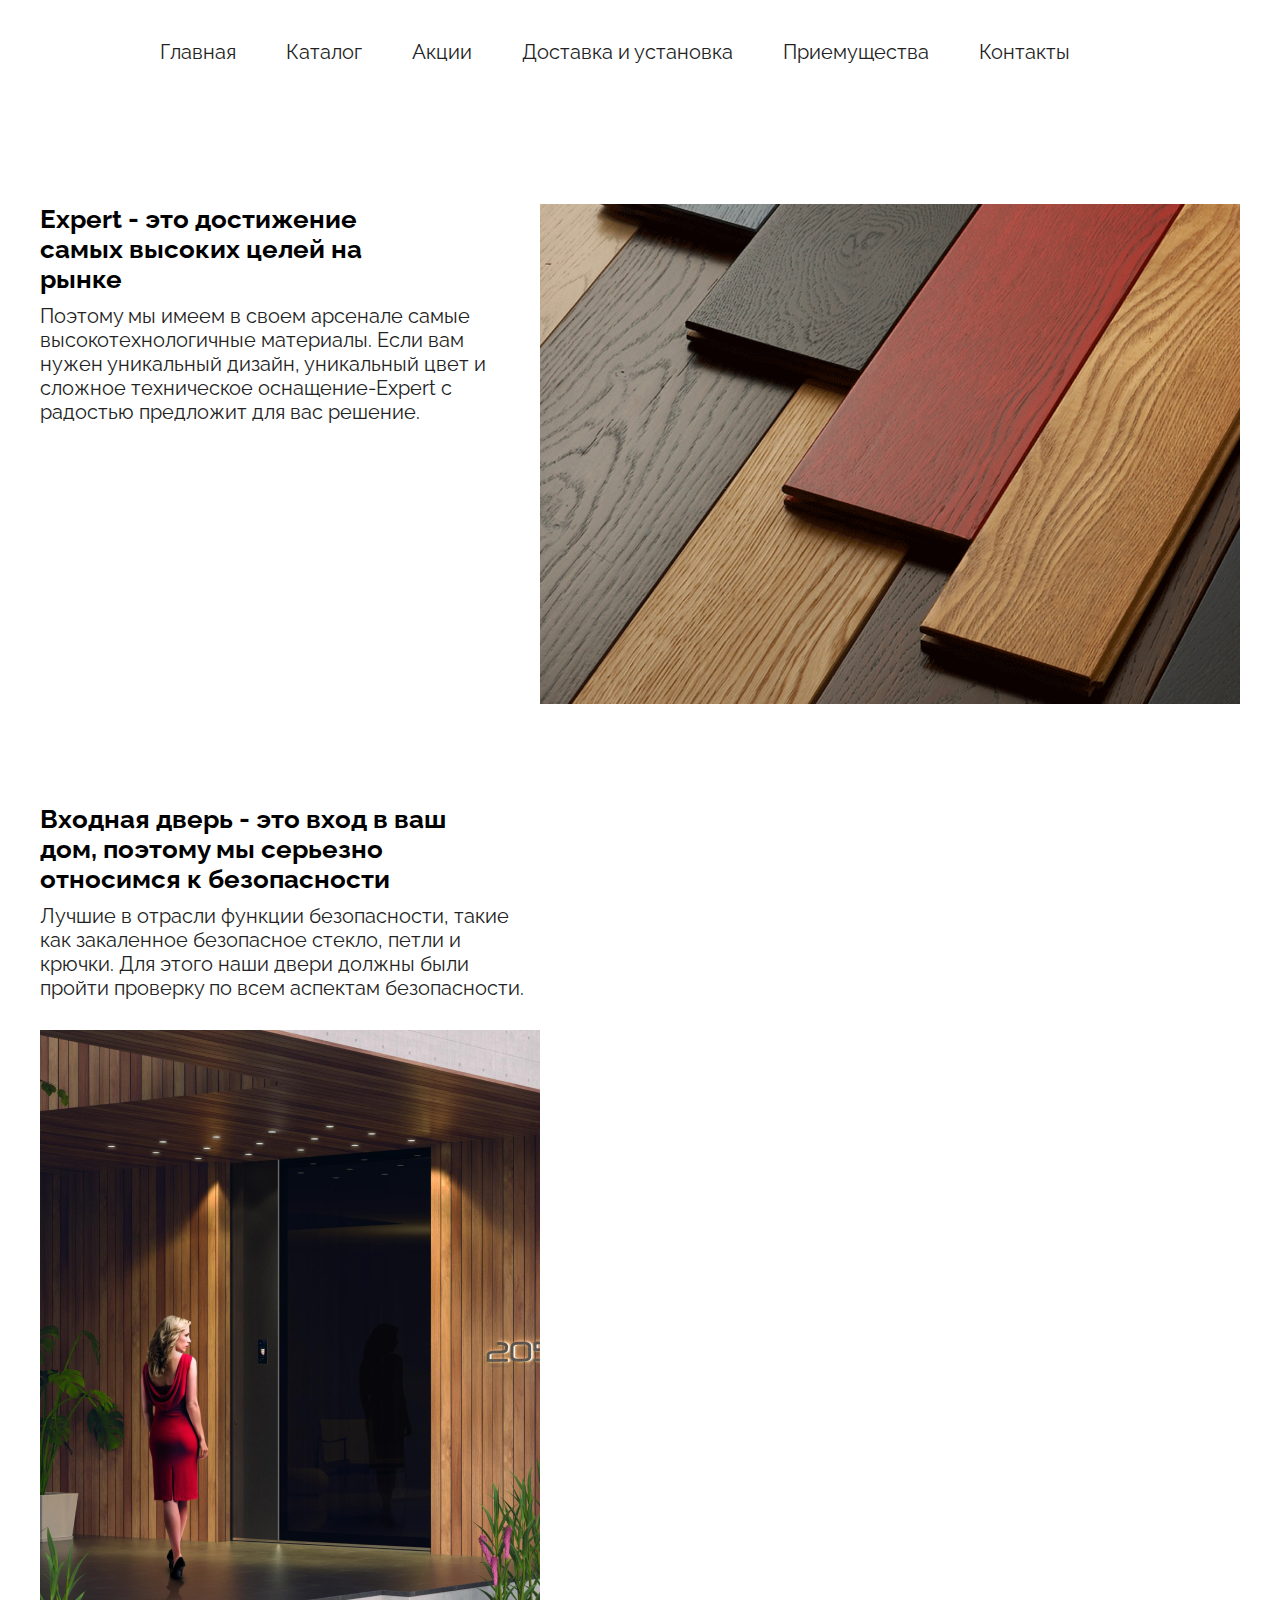
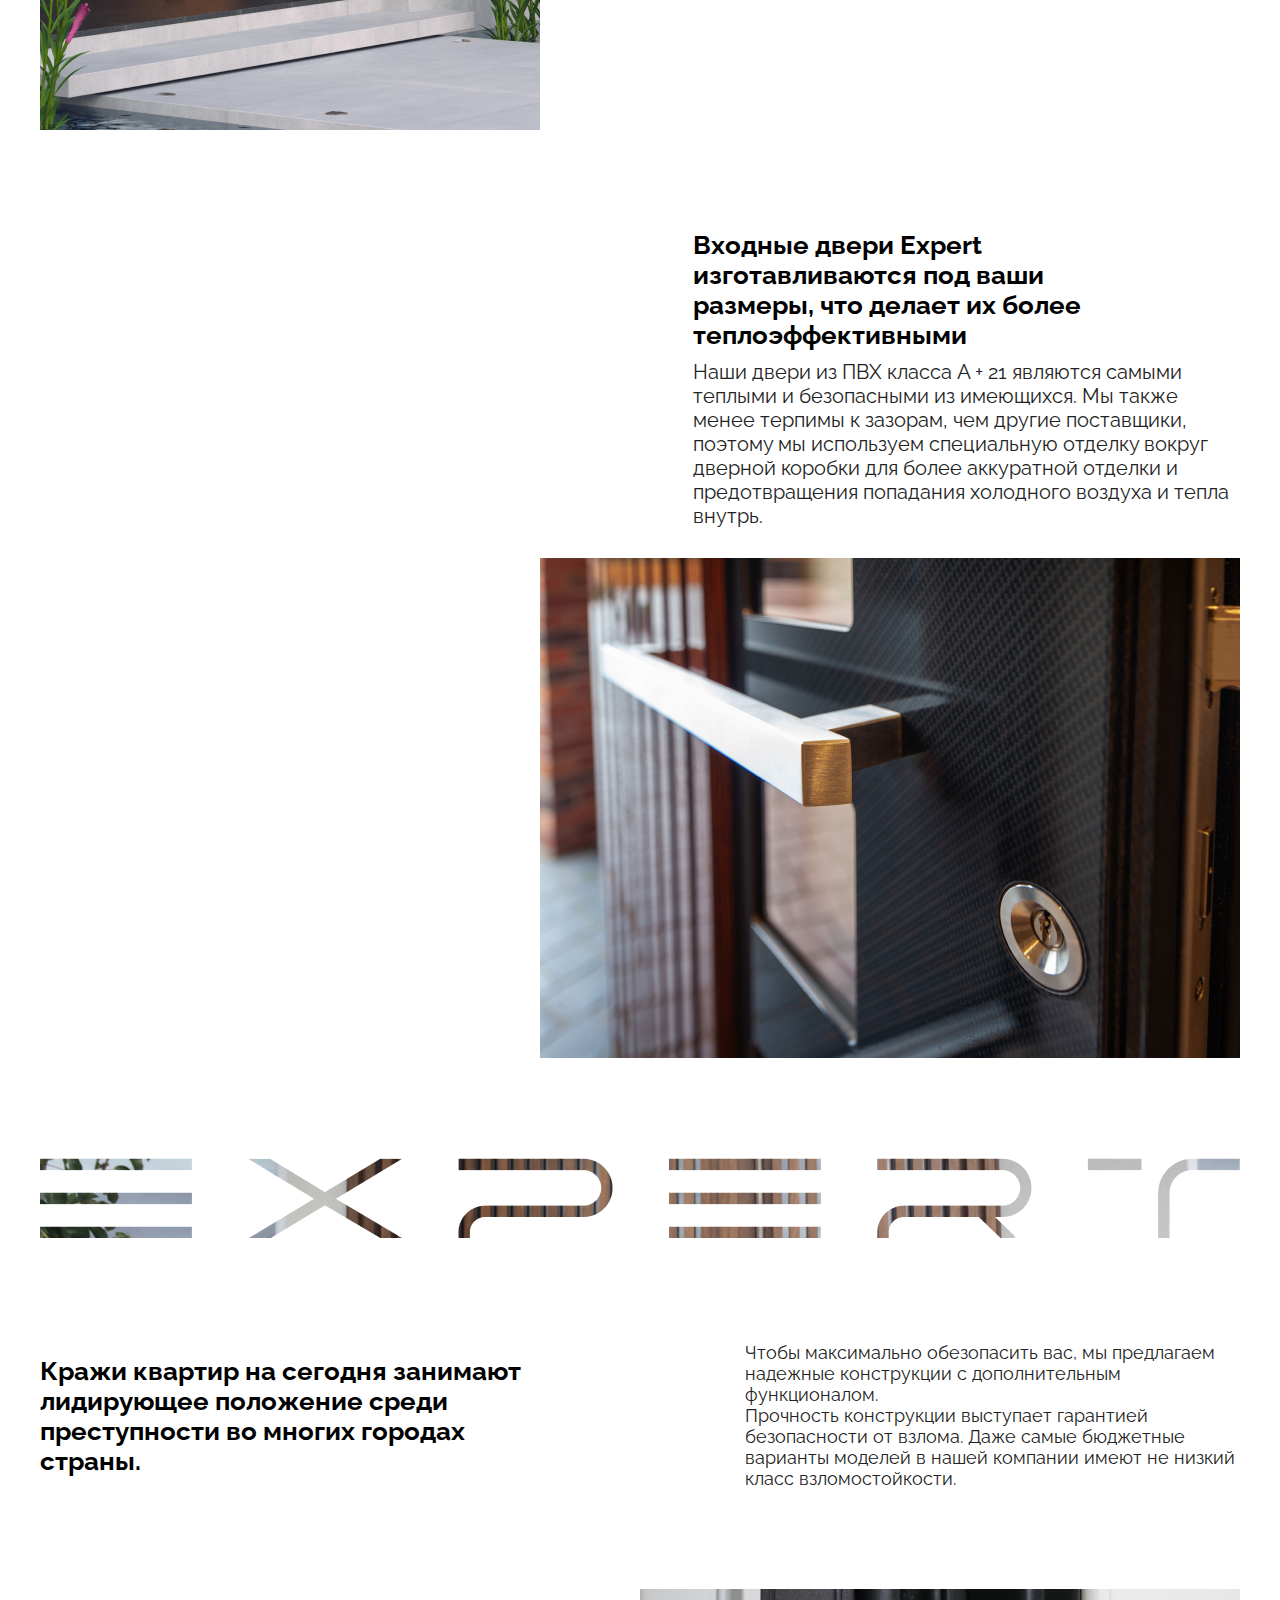
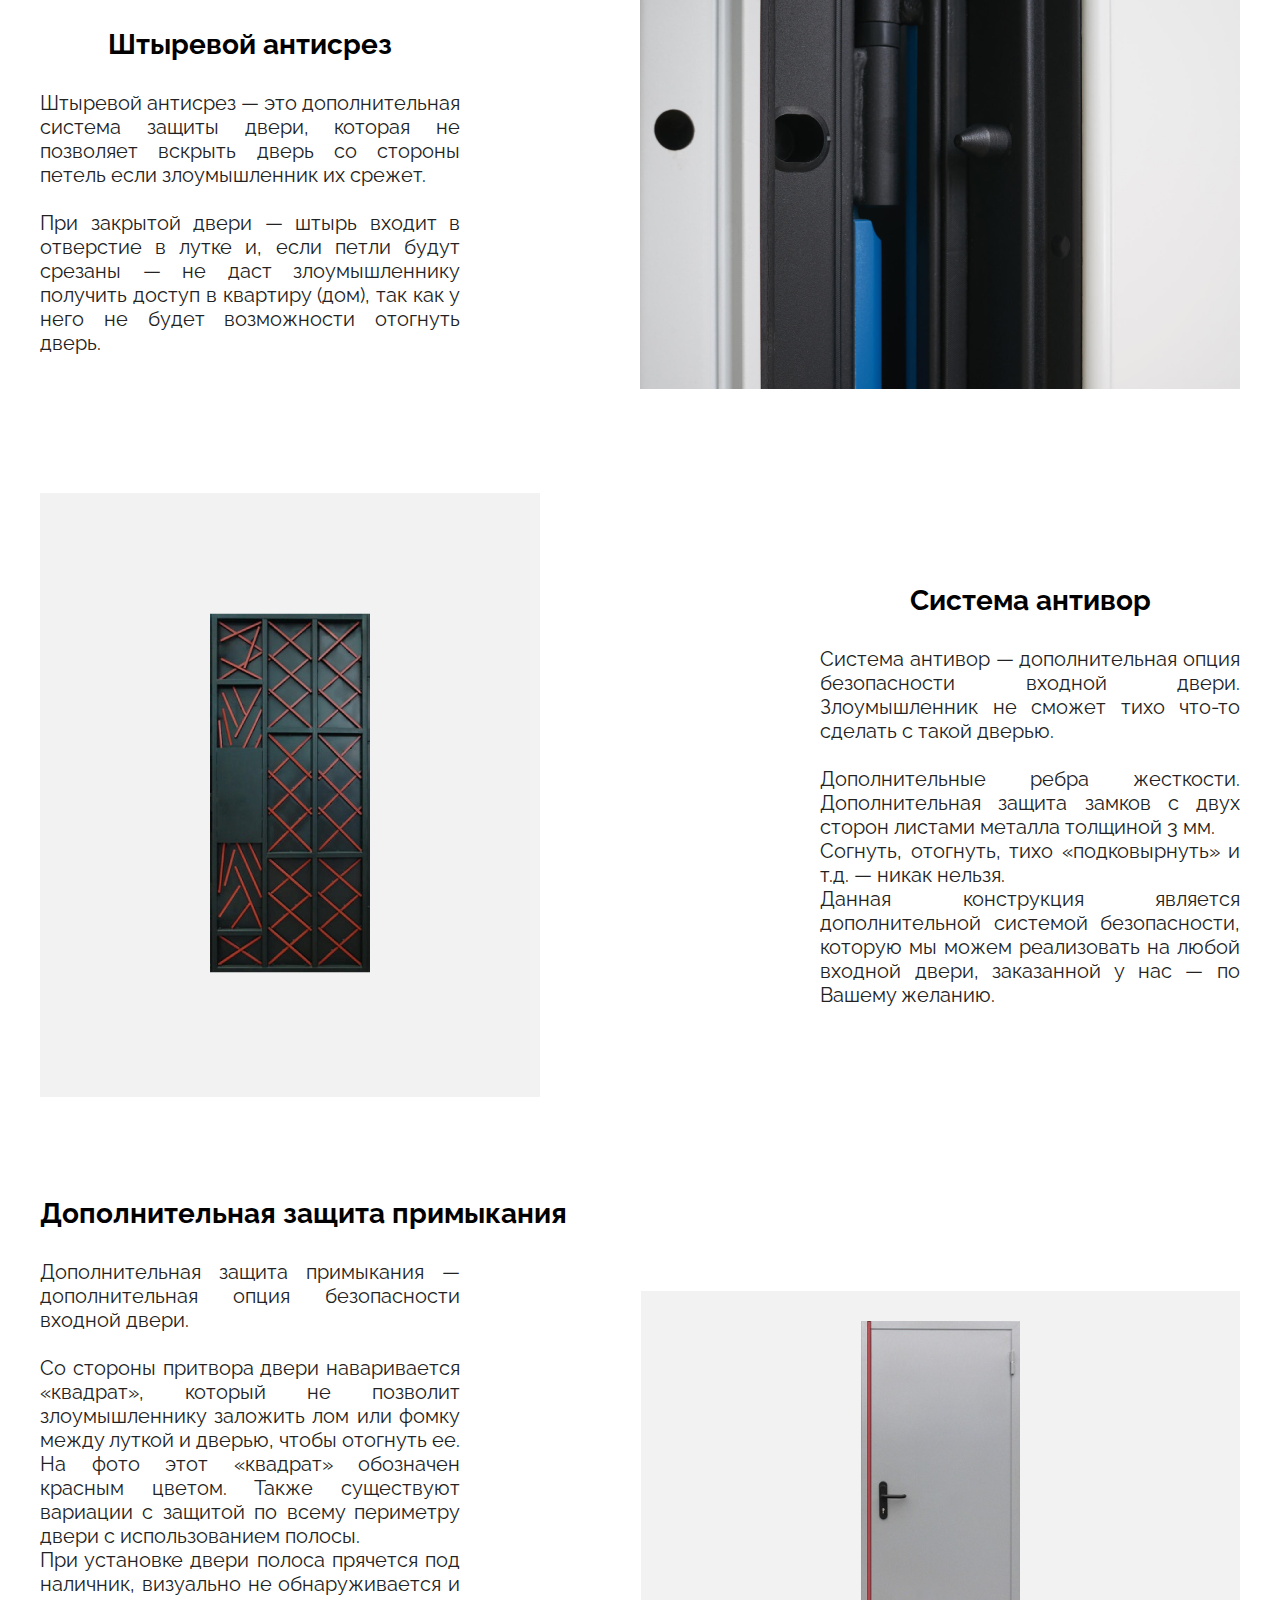
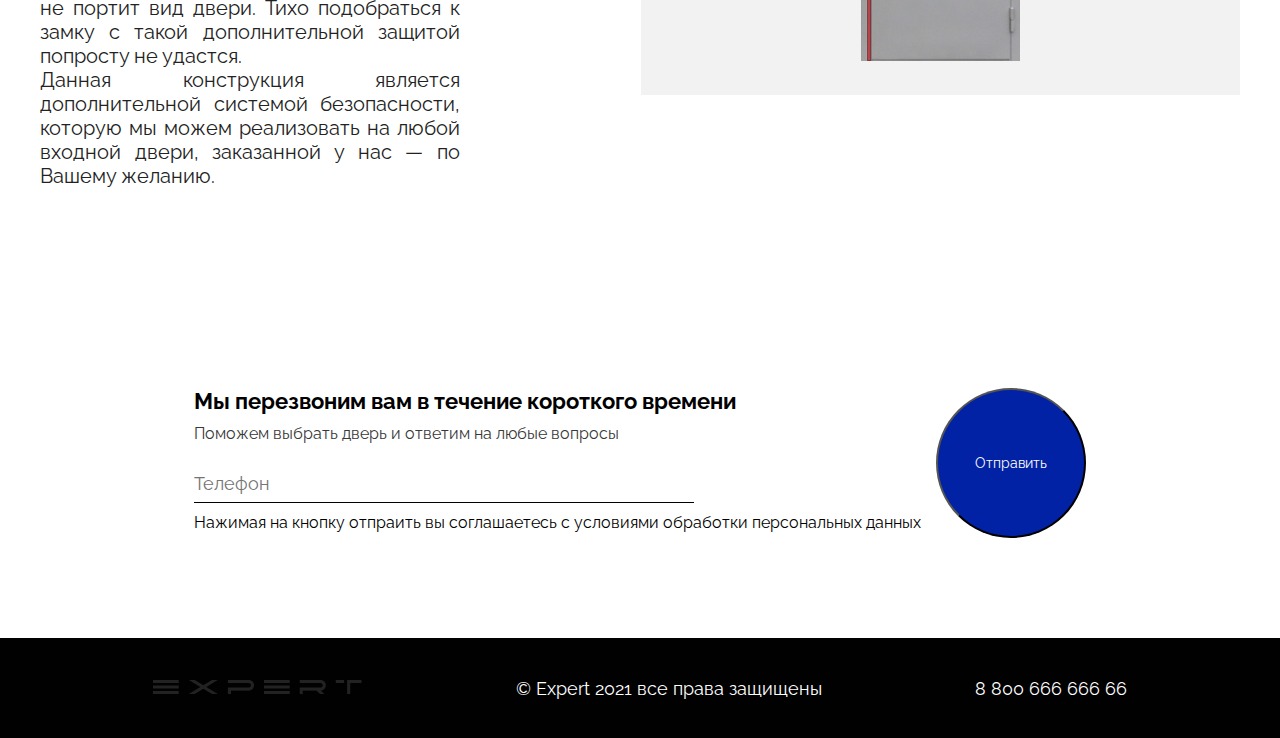
<file: index.html>
<!DOCTYPE html>
<html lang="en">

<head>
    <meta charset="UTF-8">
    <meta http-equiv="X-UA-Compatible" content="IE=edge">
    <meta name="viewport" content="width=device-width, initial-scale=1.0">
    <link rel="shortcut icon" href="img/Union.svg" type="image/x-icon">
    <title>Expert</title>
    <link rel="stylesheet" href="css/all.min.css">
    <link rel="stylesheet" href="css/main.css">
    <link rel="stylesheet" href="css/media.css">
    <script src="js/jQuery.js"></script>
</head>

<body>
    <header class="main__header">
        <div class="container">
            <div class="header__nav">
                <ul class="header__list">
                    <li class="header__item">
                        <a href="#!" class="header__link delivery__link">Главная</a>
                    </li>
                    <li class="header__item">
                        <a href="pages/catalog.html" class="header__link delivery__link">Каталог</a>
                    </li>
                    <li class="header__item">
                        <a href="pages/catalog.html#discount" class="header__link delivery__link">Акции</a>
                    </li>
                    <li class="header__item">
                        <a href="pages/delivery.html" class="header__link delivery__link">Доставка и установка</a>
                    </li>
                    <li class="header__item">
                        <a href="#features" class="header__link delivery__link">Приемущества</a>
                    </li>
                    <li class="header__item">
                        <a href="#contact" class="header__link delivery__link">Контакты</a>
                    </li>
                    <li class="header__item">
                        <a href="index.html" class="header__link exit delivery__link">Выход</a>
                    </li>
                </ul>
            </div>
            <span class="header__menu"></span>
        </div>
    </header>
    <main>
        <section class="features" id="features">
            <div class="container">
                <div class="firstFeature feature">
                    <div class="firstFeature__content">
                        <h2 class="firstFeature__title title">Expert - это достижение самых высоких целей на рынке</h2>
                        <p class="firstFeature__txt txt">
                            Поэтому мы имеем в своем арсенале самые высокотехнологичные материалы. Если вам нужен
                            уникальный дизайн, уникальный цвет и сложное техническое оснащение-Expert с радостью
                            предложит для вас решение.
                        </p>
                    </div>
                    <div class="firstFeature__img">
                        <img src="img/goalBanner.png" alt="" class="feature__img">
                    </div>
                </div>

                <div class="secondFeature feature">
                    <div class="secondFeature__content">
                        <h2 class="secondFeature__title title">Входная дверь - это вход в ваш дом, поэтому мы серьезно
                            относимся к безопасности </h2>
                        <p class="secondFeature__txt txt">
                            Лучшие в отрасли функции безопасности, такие как закаленное безопасное стекло, петли и
                            крючки. Для этого наши двери должны были пройти проверку по всем аспектам безопасности.
                        </p>
                    </div>
                    <div class="secondFeature__img">
                        <img src="img/safeBanner.png" alt="" class="feature__img">
                    </div>
                </div>

                <div class="thirdFeature feature">
                    <div class="thirdFeature__content">
                        <h2 class="thirdFeature__title title">Входные двери Expert изготавливаются под ваши размеры, что
                            делает их более теплоэффективными</h2>
                        <p class="thirdFeature__txt txt">
                            Наши двери из ПВХ класса A + 21 являются самыми теплыми и безопасными из имеющихся. Мы также
                            менее терпимы к зазорам, чем другие поставщики, поэтому мы используем специальную отделку
                            вокруг дверной коробки для более аккуратной отделки и предотвращения попадания холодного
                            воздуха и тепла внутрь.
                        </p>
                    </div>
                    <div class="thirdFeature__img">
                        <img src="img/sizeBanner.png" alt="" class="feature__img">
                    </div>
                </div>

            </div>
        </section>
        <div class="expert__banner container">
            <img src="img/expertColor.png" alt="" class="expert__banner-image">
        </div>
        <section class="safe">
            <div class="container">
                <div class="safe__info">
                    <h2 class="safe__info-title title">
                        Кражи квартир на сегодня занимают лидирующее положение среди преступности во многих городах
                        страны.
                    </h2>
                    <p class="safe__info-txt txt">
                        Чтобы максимально обезопасить вас, мы предлагаем надежные конструкции с дополнительным
                        функционалом.<br>
                        Прочность конструкции выступает гарантией безопасности от взлома. Даже самые бюджетные варианты
                        моделей в нашей компании имеют не низкий класс взломостойкости.
                    </p>
                </div>
                <div class="safe__content">
                    <div class="safe__content-info">
                        <h2 class="safe__content-title">Штыревой антисрез</h2>
                        <p class="safe__content-txt txt">
                            Штыревой антисрез — это дополнительная система защиты двери, которая не позволяет вскрыть дверь со стороны петель если злоумышленник их срежет.<br><br>
                            При закрытой двери — штырь входит в отверстие в лутке и, если петли будут срезаны — не даст злоумышленнику получить доступ в квартиру (дом), так как у него не будет возможности
                            отогнуть дверь.
                        </p>
                    </div>
                    <div class="safe__content-img">
                        <img src="img/safe1.png" alt="">
                    </div>
                </div>
                <div class="safe__content">
                    <div class="safe__content-img firstSafe__border">
                        <img src="img/safe2.png" alt="">
                    </div>
                    <div class="safe__content-info">
                        <h2 class="safe__content-title">Система антивор</h2>
                        <p class="safe__content-txt txt">
                            Система антивор — дополнительная опция безопасности входной двери. Злоумышленник не сможет тихо что-то сделать с такой дверью.<br><br>
                            Дополнительные ребра жесткости. Дополнительная защита замков с двух сторон листами металла толщиной 3 мм.<br>
                            Согнуть, отогнуть, тихо «подковырнуть» и т.д. — никак нельзя.<br>
                            Данная конструкция является дополнительной системой безопасности, которую мы можем
                            реализовать на любой входной двери, заказанной у нас — по Вашему желанию.<br>
                        </p>
                    </div>

                </div>
                <div class="safe__content">
                    <div class="safe__content-info">
                        <h2 class="safe__content-title">Дополнительная защита примыкания</h2>
                        <p class="safe__content-txt txt">
                            Дополнительная защита примыкания — дополнительная опция безопасности входной двери.<br><br>
                            Со стороны притвора двери наваривается «квадрат», который не позволит злоумышленнику
                            заложить лом или фомку между луткой и дверью, чтобы отогнуть ее. На фото этот «квадрат»
                            обозначен красным цветом. Также существуют вариации с защитой по всему периметру двери с
                            использованием полосы.<br>
                            При установке двери полоса прячется под наличник, визуально не обнаруживается и не портит вид двери. Тихо подобраться к замку с такой дополнительной защитой попросту не удастся.<br>
                            Данная конструкция является дополнительной системой безопасности, которую мы можем
                            реализовать на любой входной двери, заказанной у нас — по Вашему желанию.
                        </p>
                    </div>
                    <div class="safe__content-img secondSafe__border">
                        <img src="img/safe3.png" alt="">
                    </div>
                </div>
            </div>
        </section>
        <section class="contact" id="contact">
            <div class="container">
                <div class="contact__info">
                    <h2 class="contact__title">Мы перезвоним вам в течение короткого времени</h2>
                    <span class="firstInfo__span">Поможем выбрать дверь и ответим на любые вопросы</span>
                    <input type="text" class="contact__input" placeholder="Телефон">
                    <span class="">Нажимая на кнопку отпраить вы соглашаетесь с условиями обработки персональных данных</span>
                </div>
                <button class="contact__button">Отправить</button>
            </div>
            
        </section>
    </main>
    <footer>
            <div class="footer__logo">
                <img src="img/smallLogo.png" alt="">
            </div>
            <span class="footer__span">&copy; Expert 2021 все права защищены</span>
            <a class="footer__span" href="tel:+8 800 666 666 66">8 800 666 666 66</a>
    </footer>

    <script src="js/main.js"></script>
</body>

</html>
</file>
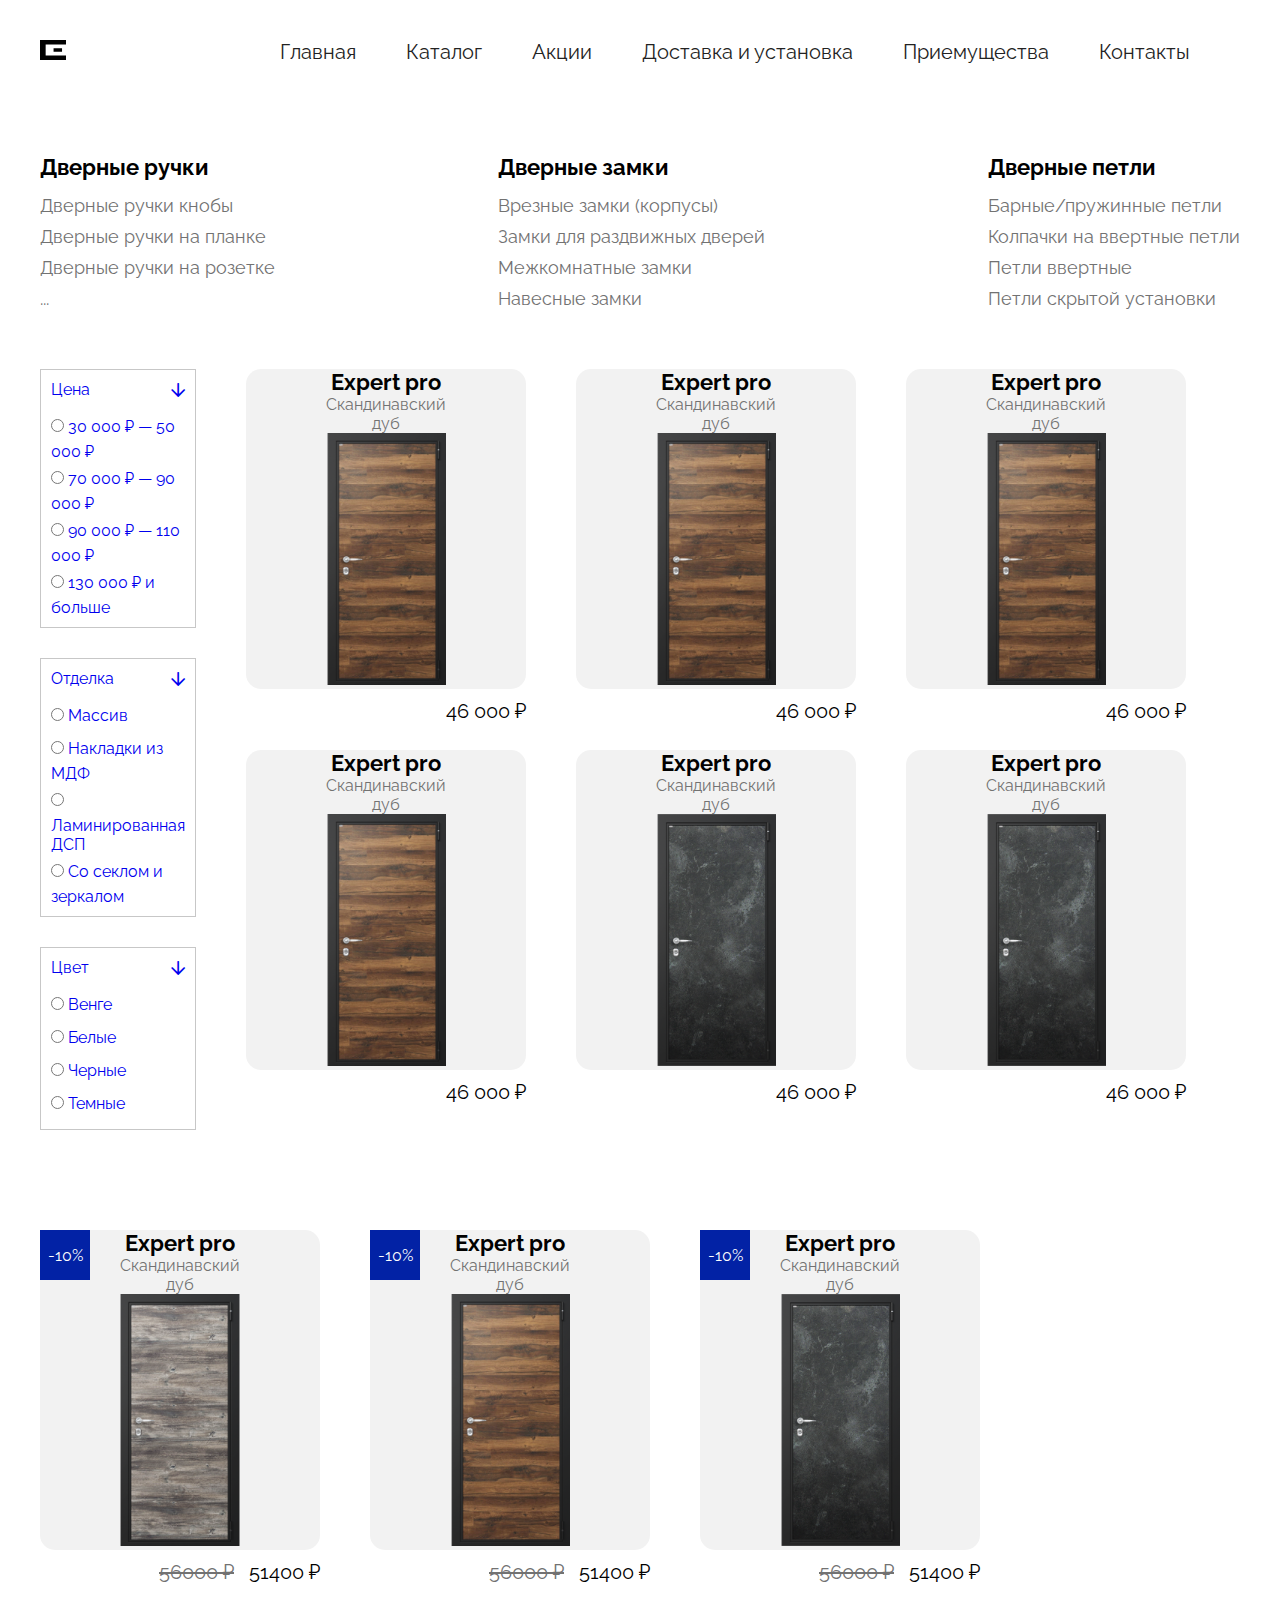
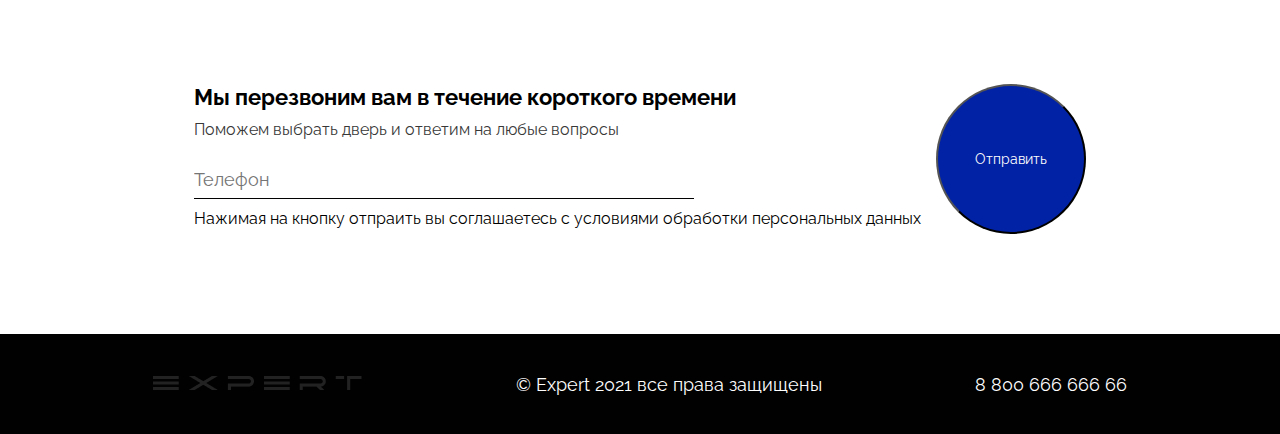
<file: pages/catalog.html>
<!DOCTYPE html>
<html lang="en">

<head>
    <meta charset="UTF-8">
    <meta http-equiv="X-UA-Compatible" content="IE=edge">
    <meta name="viewport" content="width=device-width, initial-scale=1.0">
    <link rel="shortcut icon" href="../img/Union.svg" type="image/x-icon">
    <title>Expert</title>
    <link rel="stylesheet" href="../css/all.min.css">
    <link rel="stylesheet" href="../css/main.css">
    <link rel="stylesheet" href="../css/media.css">
    <script src="../js/jQuery.js"></script>
</head>

<body>
    <header class="page__header">
        <div class="container">
            <div class="header__nav delivery__nav">
                <div class="header__SmallLogo">
                    <img src="../img/Union.svg" alt="">
                </div>
                <ul class="header__list">
                    <li class="header__item">
                        <a href="../index.html" class="header__link delivery__link">Главная</a>
                    </li>
                    <li class="header__item">
                        <a href="#!" class="header__link delivery__link">Каталог</a>
                    </li>
                    <li class="header__item">
                        <a href="#discount" class="header__link delivery__link">Акции</a>
                    </li>
                    <li class="header__item">
                        <a href="delivery.html" class="header__link delivery__link">Доставка и установка</a>
                    </li>
                    <li class="header__item">
                        <a href="../index.html#features" class="header__link delivery__link">Приемущества</a>
                    </li>
                    <li class="header__item">
                        <a href="../index.html#contact" class="header__link delivery__link">Контакты</a>
                    </li>
                    <li class="header__item">
                        <a href="catalog.html" class="header__link exit">Выход</a>
                    </li>
                </ul>
                <span class="header__menu"></span>
            </div>
        </div>
    </header>
    <main>
        <section class="catalogs">
            <div class="container">
                <div class="fisrtCatalog catalog">
                    <h5 class="firstCatalog__title catalog__title">Дверные ручки</h5>
                    <ul class="firstCatalog__list catalog__list">
                        <li class="firstCatalog__item catalog__item">
                            <a href="#!" class="firstCatalog__link catalog__link">Дверные ручки кнобы</a>
                        </li>
                        <li class="firstCatalog__item catalog__item">
                            <a href="#!" class="firstCatalog__link catalog__link">Дверные ручки на планке</a>
                        </li>
                        <li class="firstCatalog__item catalog__item">
                            <a href="#!" class="firstCatalog__link catalog__link">Дверные ручки на розетке</a>
                        </li>
                        <li class="firstCatalog__item catalog__item">
                            <a href="#!" class="firstCatalog__link catalog__link">...</a>
                        </li>
                    </ul>
                </div>
                <div class="secondCatalog catalog">
                    <h5 class="secondCatalog__title catalog__title">Дверные замки</h5>
                    <ul class="secondCatalog__list catalog__list">
                        <li class="secondCatalog__item catalog__item">
                            <a href="#!" class="secondCatalog__link catalog__link">Врезные замки (корпусы)</a>
                        </li>
                        <li class="secondCatalog__item catalog__item">
                            <a href="#!" class="secondCatalog__link catalog__link">Замки для раздвижных дверей</a>
                        </li>
                        <li class="secondCatalog__item catalog__item">
                            <a href="#!" class="secondCatalog__link catalog__link">Межкомнатные замки</a>
                        </li>
                        <li class="secondCatalog__item catalog__item">
                            <a href="#!" class="secondCatalog__link catalog__link">Навесные замки</a>
                        </li>
                    </ul>
                </div>
                <div class="thirdCatalog catalog">
                    <h5 class="thirdCatalog__title catalog__title">Дверные петли</h5>
                    <ul class="thirdCatalog__list catalog__list">
                        <li class="thirdCatalog__item catalog__item">
                            <a href="#!" class="thirdCatalog__link catalog__link">Барные/пружинные петли</a>
                        </li>
                        <li class="thirdCatalog__item catalog__item">
                            <a href="#!" class="thirdCatalog__link catalog__link">Колпачки на ввертные петли</a>
                        </li>
                        <li class="thirdCatalog__item catalog__item">
                            <a href="#!" class="thirdCatalog__link catalog__link">Петли ввертные</a>
                        </li>
                        <li class="thirdCatalog__item catalog__item">
                            <a href="#!" class="thirdCatalog__link catalog__link">Петли скрытой установки </a>
                        </li>
                    </ul>
                </div>
            </div>
        </section>
        <section class="shop">
            <div class="container">
                <div class="desc__boxes">
                    <div class="desc__box">
                        <a href="#!" class="desc__span">Цена<i class="far fa-arrow-down"></i></a>
                        <a href="#!" class="desc__form">
                            <div class="">
                                <input type="radio" id="price" name="price" class="desc__form-input">
                                <label for="price">30 000 ₽ — 50 000 ₽</label>
                            </div>
                            <div class="">
                                <input type="radio" id="price2" name="price" class="desc__form-input">
                                <label for="price2">70 000 ₽ — 90 000 ₽</label>
                            </div>
                            <div class="">
                                <input type="radio" id="price3" name="price" class="desc__form-input">
                                <label for="price3">90 000 ₽ — 110 000 ₽</label>
                            </div>
                            <div class="">
                                <input type="radio" id="price4" name="price" class="desc__form-input">
                                <label for="price4">130 000 ₽ и больше</label>
                            </div>
                        </a>
                    </div>
                    <div class="desc__box">
                        <a href="#!" class="desc__span">Отделка<i class="far fa-arrow-down"></i></a>
                        <a href="#!" class="desc__form">
                            <div class="">
                                <input type="radio" id="material" name="material" class="desc__form-input">
                                <label for="material">Массив</label>
                            </div>
                            <div class="">
                                <input type="radio" id="material2" name="material" class="desc__form-input">
                                <label for="material2">Накладки из МДФ</label>
                            </div>
                            <div class="">
                                <input type="radio" id="material3" name="material" class="desc__form-input">
                                <label for="material3">Ламинированная ДСП</label>
                            </div>
                            <div class="">
                                <input type="radio" id="material4" name="material" class="desc__form-input">
                                <label for="material4">Со секлом и зеркалом</label>
                            </div>
                        </a>
                    </div>
                    <div class="desc__box">
                        <a href="#!" class="desc__span">Цвет<i class="far fa-arrow-down"></i></a>
                        <a href="#!" class="desc__form">
                            <div class="">
                                <input type="radio" id="color" name="color" class="desc__form-input">
                                <label for="color">Венге</label>
                            </div>
                            <div class="">
                                <input type="radio" id="color2" name="color" class="desc__form-input">
                                <label for="color2">Белые</label>
                            </div>
                            <div class="">
                                <input type="radio" id="color3" name="color" class="desc__form-input">
                                <label for="color3">Черные</label>
                            </div>
                            <div class="">
                                <input type="radio" id="color4" name="color" class="desc__form-input">
                                <label for="color4">Темные</label>
                            </div>
                        </a>
                    </div>
                </div>
                <div class="shop__cards">
                    <a href="#!" class="shop__card">
                        <div class="shop__card-box">
                            <span class="shop__name">Expert pro</span>
                            <span class="shop__product">Скандинавский дуб</span>
                            <div class="shop__card-img">
                                <img src="../img/orangeDoor.png" alt="">
                            </div>
                        </div>
                        <span class="shop__card-price">46 000 ₽</span>
                    </a>
                    <a href="#!" class="shop__card">
                        <div class="shop__card-box">
                            <span class="shop__name">Expert pro</span>
                            <span class="shop__product">Скандинавский дуб</span>
                            <div class="shop__card-img">
                                <img src="../img/orangeDoor.png" alt="">
                            </div>
                        </div>
                        <span class="shop__card-price">46 000 ₽</span>
                    </a>
                    <a href="#!" class="shop__card">
                        <div class="shop__card-box">
                            <span class="shop__name">Expert pro</span>
                            <span class="shop__product">Скандинавский дуб</span>
                            <div class="shop__card-img">
                                <img src="../img/orangeDoor.png" alt="">
                            </div>
                        </div>
                        <span class="shop__card-price">46 000 ₽</span>
                    </a>
                    <a href="#!" class="shop__card">
                        <div class="shop__card-box">
                            <span class="shop__name">Expert pro</span>
                            <span class="shop__product">Скандинавский дуб</span>
                            <div class="shop__card-img">
                                <img src="../img/orangeDoor.png" alt="">
                            </div>
                        </div>
                        <span class="shop__card-price">46 000 ₽</span>
                    </a>
                    <a href="#!" class="shop__card">
                        <div class="shop__card-box">
                            <span class="shop__name">Expert pro</span>
                            <span class="shop__product">Скандинавский дуб</span>
                            <div class="shop__card-img">
                                <img src="../img/blackDoor.png" alt="">
                            </div>
                        </div>
                        <span class="shop__card-price">46 000 ₽</span>
                    </a>
                    <a href="#!" class="shop__card">
                        <div class="shop__card-box">
                            <span class="shop__name">Expert pro</span>
                            <span class="shop__product">Скандинавский дуб</span>
                            <div class="shop__card-img">
                                <img src="../img/blackDoor.png" alt="">
                            </div>
                        </div>
                        <span class="shop__card-price">46 000 ₽</span>
                    </a>
                </div>
            </div>
        </section>
        <section class="discount" id="discount">
            <div class="container">
                <div class="shop__cards">
                    <a href="discountProduct.html" class="shop__card">
                        <div class="shop__card-box">
                            <span class="shop__name">Expert pro</span>
                            <span class="shop__product">Скандинавский дуб</span>
                            <span class="discount__span">-10%</span>
                            <div class="shop__card-img">
                                <img src="../img/whiteDoor.png" alt="">
                            </div>
                        </div>
                        <div class="shop__discount">
                            <span class="shop__card-price discount__price">56000 ₽</span>
                            <span class="shop__card-price">51400 ₽</span>
                        </div>
                    </a>
                    <a href="#!" class="shop__card">
                        <div class="shop__card-box">
                            <span class="shop__name">Expert pro</span>
                            <span class="shop__product">Скандинавский дуб</span>
                            <span class="discount__span">-10%</span>
                            <div class="shop__card-img">
                                <img src="../img/orangeDoor.png" alt="">
                            </div>
                        </div>
                        <div class="shop__discount">
                            <span class="shop__card-price discount__price">56000 ₽</span>
                            <span class="shop__card-price">51400 ₽</span>
                        </div>
                    </a>
                    <a href="#!" class="shop__card">
                        <div class="shop__card-box">
                            <span class="shop__name">Expert pro</span>
                            <span class="shop__product">Скандинавский дуб</span>
                            <span class="discount__span">-10%</span>
                            <div class="shop__card-img">
                                <img src="../img/blackDoor.png" alt="">
                            </div>
                        </div>
                        <div class="shop__discount">
                            <span class="shop__card-price discount__price">56000 ₽</span>
                            <span class="shop__card-price">51400 ₽</span>
                        </div>
                    </a>
                </div>
            </div>
        </section>
        <section class="contact" id="contact">
            <div class="container">
                <div class="contact__info">
                    <h2 class="contact__title">Мы перезвоним вам в течение короткого времени</h2>
                    <span class="firstInfo__span">Поможем выбрать дверь и ответим на любые вопросы</span>
                    <input type="text" class="contact__input" placeholder="Телефон">
                    <span class="">Нажимая на кнопку отпраить вы соглашаетесь с условиями обработки персональных
                        данных</span>
                </div>
                <button class="contact__button">Отправить</button>
            </div>
        </section>
    </main>


    <footer>
        <div class="footer__logo">
            <img src="../img/smallLogo.png" alt="">
        </div>
        <span class="footer__span">&copy; Expert 2021 все права защищены</span>
        <a class="footer__span" href="tel:+8 800 666 666 66">8 800 666 666 66</a>
    </footer>

    <script src="../js/main.js"></script>
</body>

</html>
</file>
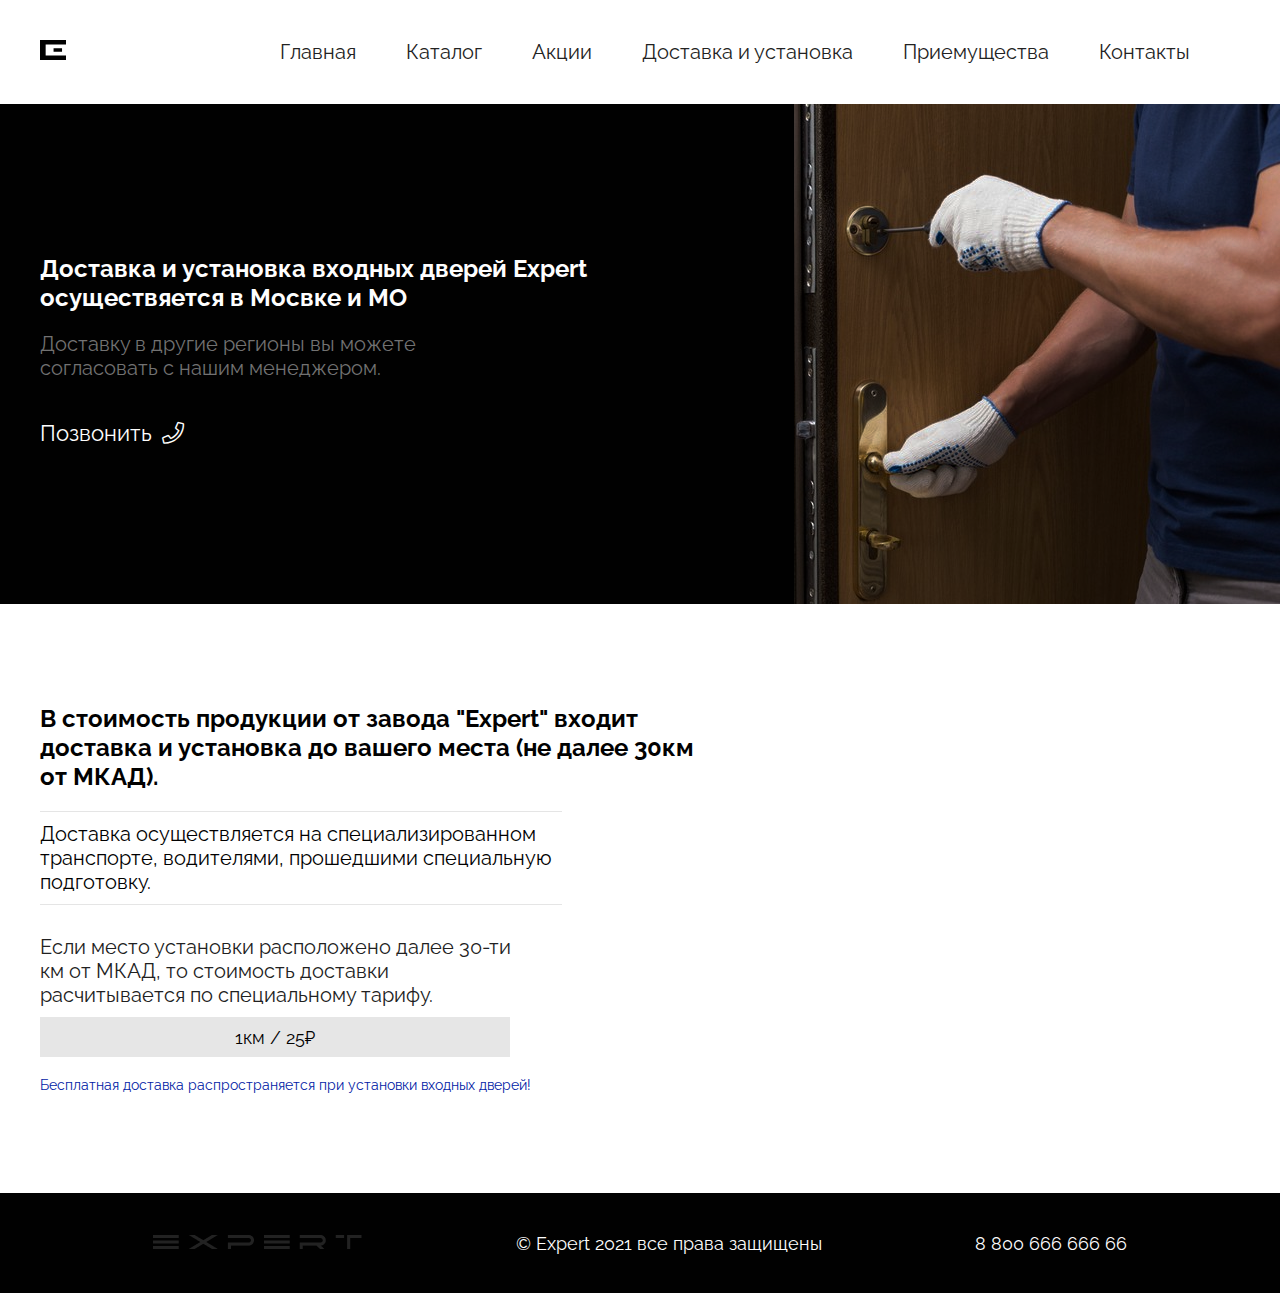
<file: pages/delivery.html>
<!DOCTYPE html>
<html lang="en">

<head>
    <meta charset="UTF-8">
    <meta http-equiv="X-UA-Compatible" content="IE=edge">
    <meta name="viewport" content="width=device-width, initial-scale=1.0">
    <link rel="shortcut icon" href="../img/Union.svg" type="image/x-icon">
    <title>Expert</title>
    <link rel="stylesheet" href="../css/all.min.css">
    <link rel="stylesheet" href="../css/main.css">
    <link rel="stylesheet" href="../css/media.css">
    <script src="../js/jQuery.js"></script>
</head>

<body>
    <header class="page__header">
        <div class="container">
            <div class="header__nav delivery__nav">
                <div class="header__SmallLogo">
                    <img src="../img/Union.svg" alt="">
                </div>
                <ul class="header__list">
                    <li class="header__item">
                        <a href="../index.html" class="header__link delivery__link">Главная</a>
                    </li>
                    <li class="header__item">
                        <a href="catalog.html" class="header__link delivery__link">Каталог</a>
                    </li>
                    <li class="header__item">
                        <a href="catalog.html#discount" class="header__link delivery__link">Акции</a>
                    </li>
                    <li class="header__item">
                        <a href="#!" class="header__link delivery__link">Доставка и установка</a>
                    </li>
                    <li class="header__item">
                        <a href="../index.html#features" class="header__link delivery__link">Приемущества</a>
                    </li>
                    <li class="header__item">
                        <a href="../index.html#contact" class="header__link delivery__link">Контакты</a>
                    </li>
                    <li class="header__item">
                        <a href="delivery.html" class="header__link exit">Выход</a>
                    </li>
                </ul>
                <span class="header__menu"></span>
            </div>
        </div>
    </header>
    <main>
        <section class="delivery">
            <div class="container">
                <div class="delivery__info">
                    <h2 class="delivery__info-title">
                        Доставка и установка входных дверей Expert осуществяется в Мосвке и МО
                    </h2>
                    <p class="delivery__info-txt">
                        Доставку в другие регионы вы можете согласовать с нашим менеджером.
                    </p>
                    <a href="tel:+8 800 666 666 66" class="delivery__info-btn">Позвонить<i class="fal fa-phone"></i></a>
                </div>
                <div class="delivery__img">
                    <img src="../img/deliveryDoor.png" alt="" class="delivery__img-image">
                </div>
            </div>
        </section>
        <section class="delivery2">
            <div class="container">
                <div class="delivery__content">
                    <h2 class="delivery__content-title">
                        В стоимость продукции от завода "Expert" входит доставка и установка до вашего места (не далее 30км от МКАД).
                    </h2>
                    <p class="delivery__content-txt">
                        Доставка осуществляется на специализированном транспорте, водителями, прошедшими специальную подготовку.
                    </p>
                    <p class="delivery__content-txt2">
                        Если место установки расположено далее 30-ти км от МКАД, то стоимость доставки расчитывается по специальному тарифу.
                    </p>
                    <span class="delivery__content-km">
                        1км / 25₽
                    </span>
                    <span class="delivery__content-span">
                        Бесплатная доставка распространяется при установки входных дверей!
                    </span>
                </div>
            </div>
        </section>
    </main>
    <footer>
        <div class="footer__logo">
            <img src="../img/smallLogo.png" alt="">
        </div>
        <span class="footer__span">&copy; Expert 2021 все права защищены</span>
        <a class="footer__span" href="tel:+8 800 666 666 66">8 800 666 666 66</a>
    </footer>


    <script src="../js/main.js"></script>
</body>

</html>
</file>
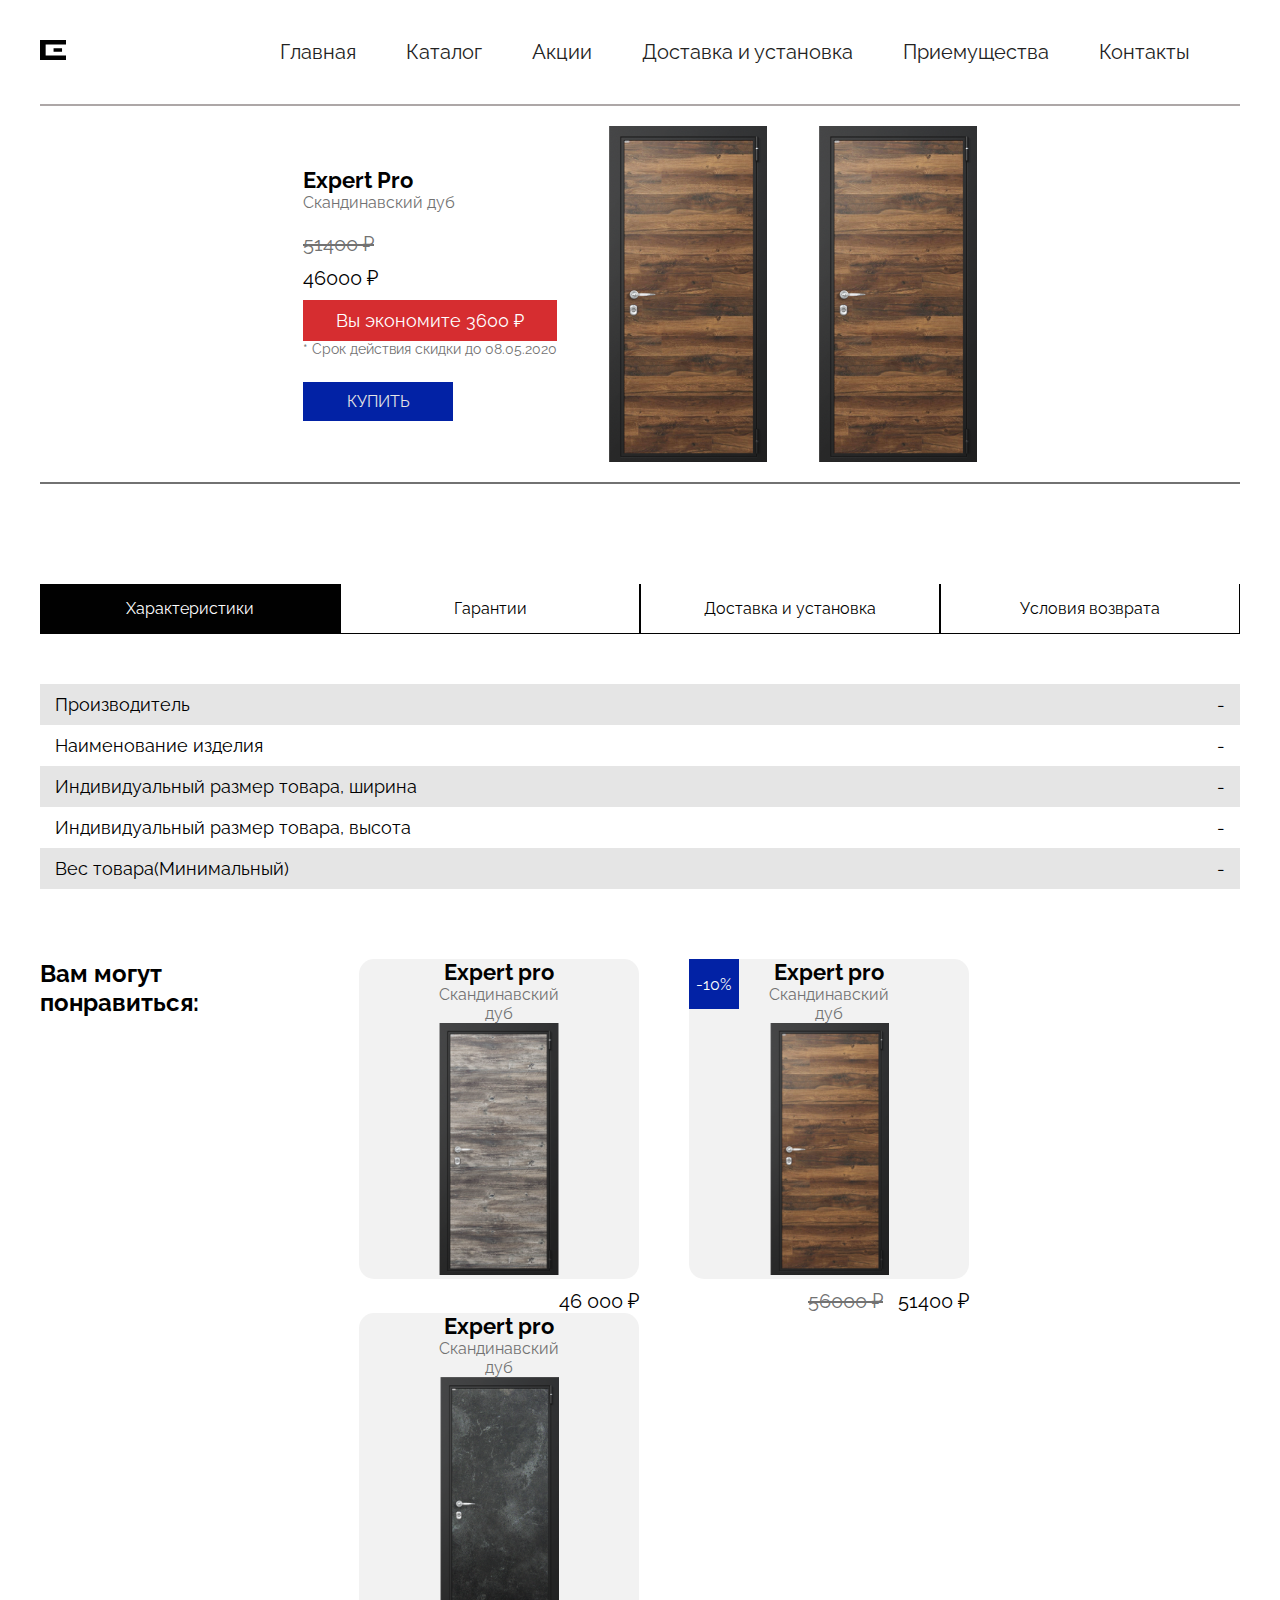
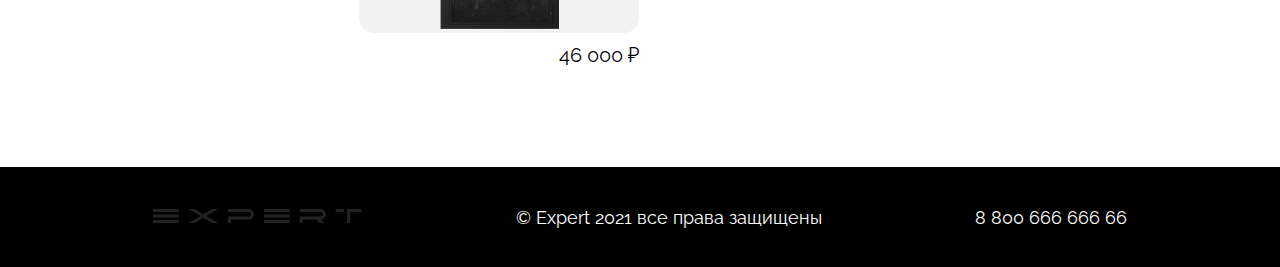
<file: pages/discountProduct.html>
<!DOCTYPE html>
<html lang="en">

<head>
    <meta charset="UTF-8">
    <meta http-equiv="X-UA-Compatible" content="IE=edge">
    <meta name="viewport" content="width=device-width, initial-scale=1.0">
    <link rel="shortcut icon" href="../img/Union.svg" type="image/x-icon">
    <title>Expert</title>
    <link rel="stylesheet" href="../css/all.min.css">
    <link rel="stylesheet" href="../css/main.css">
    <link rel="stylesheet" href="../css/media.css">
    <script src="../js/jQuery.js"></script>
</head>

<body>
    <header class="page__header">
        <div class="container">
            <div class="header__nav delivery__nav">
                <div class="header__SmallLogo">
                    <img src="../img/Union.svg" alt="">
                </div>
                <ul class="header__list">
                    <li class="header__item">
                        <a href="../index.html" class="header__link delivery__link">Главная</a>
                    </li>
                    <li class="header__item">
                        <a href="catalog.html" class="header__link delivery__link">Каталог</a>
                    </li>
                    <li class="header__item">
                        <a href="catalog.html#discount" class="header__link delivery__link">Акции</a>
                    </li>
                    <li class="header__item">
                        <a href="delivery.html" class="header__link delivery__link">Доставка и установка</a>
                    </li>
                    <li class="header__item">
                        <a href="../index.html#features" class="header__link delivery__link">Приемущества</a>
                    </li>
                    <li class="header__item">
                        <a href="../index.html#contact" class="header__link delivery__link">Контакты</a>
                    </li>
                    <li class="header__item">
                        <a href="discountProduct.html" class="header__link exit">Выход</a>
                    </li>
                </ul>
                <span class="header__menu"></span>
            </div>
        </div>
    </header>
    <main>
        <section class="productSale">
            <div class="container">
                <div class="productSale__desc">
                    <h2 class="productSale__title shop__name">Expert Pro</h2>
                    <span class="productSale__txt shop__product">Скандинавский дуб</span>
                    <span class="shop__card-price discount__price productSale__price">51400 ₽</span>
                    <span class="productSale__price shop__card-price">46000 ₽</span>
                    <span class="discount__price-econom">Вы экономите 3600 ₽</span>
                    <span class="discount__price-deadline">* Срок действия скидки до 08.05.2020</span>
                    <a href="#!" class="productSale__buy buy__btn">КУПИТЬ</a>
                </div>
                <div class="productSale-img">
                    <img src="../img/orangeDoor.png" alt="">
                </div>
                <div class="productSale-img">
                    <img src="../img/orangeDoor.png" alt="">
                </div>
            </div>
        </section>
        <div class="buy">
            <div class="buy__menu">
                <h2 class="buy__menu-title">
                    Наш менеджер перезвонит вам в течение короткого времени, подберет лучший вариант и ответит на любые вопросы 
                </h2>
                <section class="contact buy__contact" id="contact">
                    <div class="container">
                        <div class="contact__info buy__info">
                            <input type="text" class="contact__input buy__input" placeholder="Телефон">
                            <span class="">Нажимая на кнопку отпраить вы соглашаетесь с условиями обработки персональных данных</span>
                        </div>
                        <button class="contact__button buy__button">Отправить</button>
                    </div>
                </section>
            </div>
        </div>
        <section class="productInfo">
            <div class="container">
                <ul class="productInfo__list">
                    <li class="productInfo__item">
                        <a href="#!" class="productInfo__link active boxInfo-desc">Характеристики</a>
                    </li>
                    <li class="productInfo__item">
                        <a href="#!" class="productInfo__link boxInfo-guarantee">Гарантии</a>
                    </li>
                    <li class="productInfo__item">
                        <a href="#!" class="productInfo__link boxInfo-delivery">Доставка и установка</a>
                    </li>
                    <li class="productInfo__item">
                        <a href="#!" class="productInfo__link boxInfo-back">Условия возврата</a>
                    </li>
                </ul>
                <div class="productInfo__boxes">
                    <div class="productInfo__box container productInfo-desc">
                        <div class="boxInfo grey">
                            <span>Производитель</span>
                            <span>-</span>
                        </div>
                        <div class="boxInfo">
                            <span>Наименование изделия</span>
                            <span>-</span>
                        </div>
                        <div class="boxInfo grey">
                            <span>Индивидуальный размер товара, ширина</span>
                            <span>-</span>
                        </div>
                        <div class="boxInfo">
                            <span>Индивидуальный размер товара, высота</span>
                            <span>-</span>
                        </div>
                        <div class="boxInfo grey">
                            <span>Вес товара(Минимальный)</span>
                            <span>-</span>
                        </div>
                    </div>
                    <div class="productInfo__box container productInfo-guarantee">
                        <h2 class="productInfo-guarantee-title">
                            Важнейшим условием действия гарантии на металлические двери производства Expert является их установка специально обученными бригадами мастеров.
                        </h2>
                        <p class="productInfo-guarantee-txt">
                            В этом случае дверь будет служить долго и обеспечит надежную защиту вам и вашим близким.
                        </p>
                        <p class="productInfo-guarantee-title2">
                            Сроки действия гарантии Expert:
                        </p>
                        <span class="productInfo-guarantee-txt2">
                            На само изделие (основная конструкция двери: металлозаготовка полотна и петли короба) – гарантия 1 год с даты изготовления.
                        </span>
                        <span class="productInfo-guarantee-txt2">
                            Гарантийный срок на запирающие устройства кроме цилиндрового механизма в цилиндровом замке, при соблюдении указаний по эксплуатации и уходу – 7 лет с даты изготовления.
                        </span>
                        <span class="productInfo-guarantee-txt2">
                            На цилиндровый механизм и комплектующие (глазки, ручки, задвижки, уплотнитель, накладки на замки и ручки) – 1 год или в соответствии с гарантией производителя комплектующий частей.
                        </span>
                        
                    </div>
                    <div class="productInfo__box container productInfo-delivery">
                        <section class="delivery2">
                            <div class="container">
                                <div class="delivery__content">
                                    <h2 class="delivery__content-title">
                                        В стоимость продукции от завода "Expert" входит доставка и установка до вашего места (не далее 30км от МКАД).
                                    </h2>
                                    <p class="delivery__content-txt">
                                        Доставка осуществляется на специализированном транспорте, водителями, прошедшими специальную подготовку.
                                    </p>
                                    <p class="delivery__content-txt2">
                                        Если место установки расположено далее 30-ти км от МКАД, то стоимость доставки расчитывается по специальному тарифу.
                                    </p>
                                    <span class="delivery__content-km">
                                        1км / 25₽
                                    </span>
                                    <span class="delivery__content-span">
                                        Бесплатная доставка распространяется при установки входных дверей!
                                    </span>
                                </div>
                            </div>
                        </section>
                    </div>
                    <div class="productInfo__box container productInfo-back">
                        <div class="productInfo-back-desc">
                            <h2 class="productInfo-back-title">
                                Вы можете оформить возврат двери Expert в следующих случаях:
                            </h2>
                            <ul class="productInfo-back__list">
                                <li class="productInfo-back__item">
                                    <span class="productInfo-back__link">Дверь ненадлежащего качества и имеет неустранимые дефекты</span>
                                </li>
                                <li class="productInfo-back__item">
                                    <span class="productInfo-back__link">Возможно возвращение затраченных на покупку средств или замена двери на новую.</span>
                                </li>
                                <li class="productInfo-back__item">
                                    <span class="productInfo-back__link">Вы также можете вернуть средства или заменить дверь на соответствующую всем параметрам, указанным в договоре.</span>
                                </li>
                                <li class="productInfo-back__item">
                                    <span class="productInfo-back__link">Вернуть дверь ненадлежащего качества или комплектации можно в течение гарантийного срока, который указан в “Руководстве по эксплуатации”.</span>
                                </li>
                                <li class="productInfo-back__item">
                                    <span class="productInfo-back__link">Дверь надлежащего качества подлежит возврату в течение 14 дней после покупки</span>
                                </li>
                                <li class="productInfo-back__item">
                                    <span class="productInfo-back__link">Вернуть дверь надлежащего качество можно только, если дверь не была в эксплуатации и не установлена в проем.</span>
                                </li>
                            </ul>
                        </div>
                        <div class="productInfo-back-desc">
                            <h2 class="productInfo-back-title">
                                Как оформить возврат входной двери Expert?
                            </h2>
                            <ul class="productInfo-back__list">
                                <li class="productInfo-back__item">
                                    <span class="productInfo-back__link">Для получения подробной информации обращайтесь по телефону горячей линии 8 (800) 600-60-60.</span>
                                </li>
                            </ul>
                        </div>
                    </div>
                </div>
            </div>
        </section>
        <section class="shop">
            <div class="container">
                <h2 class="shop__title">Вам могут понравиться:</h2>
                <div class="shop__cards">
                    <a href="product.html" class="shop__card">
                        <div class="shop__card-box">
                            <span class="shop__name">Expert pro</span>
                            <span class="shop__product">Скандинавский дуб</span>
                            <div class="shop__card-img">
                                <img src="../img/whiteDoor.png" alt="">
                            </div>
                        </div>
                        <span class="shop__card-price">46 000 ₽</span>
                    </a>
                    <a href="#!" class="shop__card">
                        <div class="shop__card-box">
                            <span class="shop__name">Expert pro</span>
                            <span class="shop__product">Скандинавский дуб</span>
                            <span class="discount__span">-10%</span>
                            <div class="shop__card-img">
                                <img src="../img/orangeDoor.png" alt="">
                            </div>
                        </div>
                        <div class="shop__discount">
                            <span class="shop__card-price discount__price">56000 ₽</span>
                            <span class="shop__card-price">51400 ₽</span>
                        </div>
                    </a>
                    <a href="#!" class="shop__card">
                        <div class="shop__card-box">
                            <span class="shop__name">Expert pro</span>
                            <span class="shop__product">Скандинавский дуб</span>
                            <div class="shop__card-img">
                                <img src="../img/blackDoor.png" alt="">
                            </div>
                        </div>
                        <span class="shop__card-price">46 000 ₽</span>
                    </a>
                </div>
            </div>
        </section>
    </main>

    <footer>
        <div class="footer__logo">
            <img src="../img/smallLogo.png" alt="">
        </div>
        <span class="footer__span">&copy; Expert 2021 все права защищены</span>
        <a class="footer__span" href="tel:+8 800 666 666 66">8 800 666 666 66</a>
    </footer>

    <script src="../js/main.js"></script>
</body>

</html>
</file>
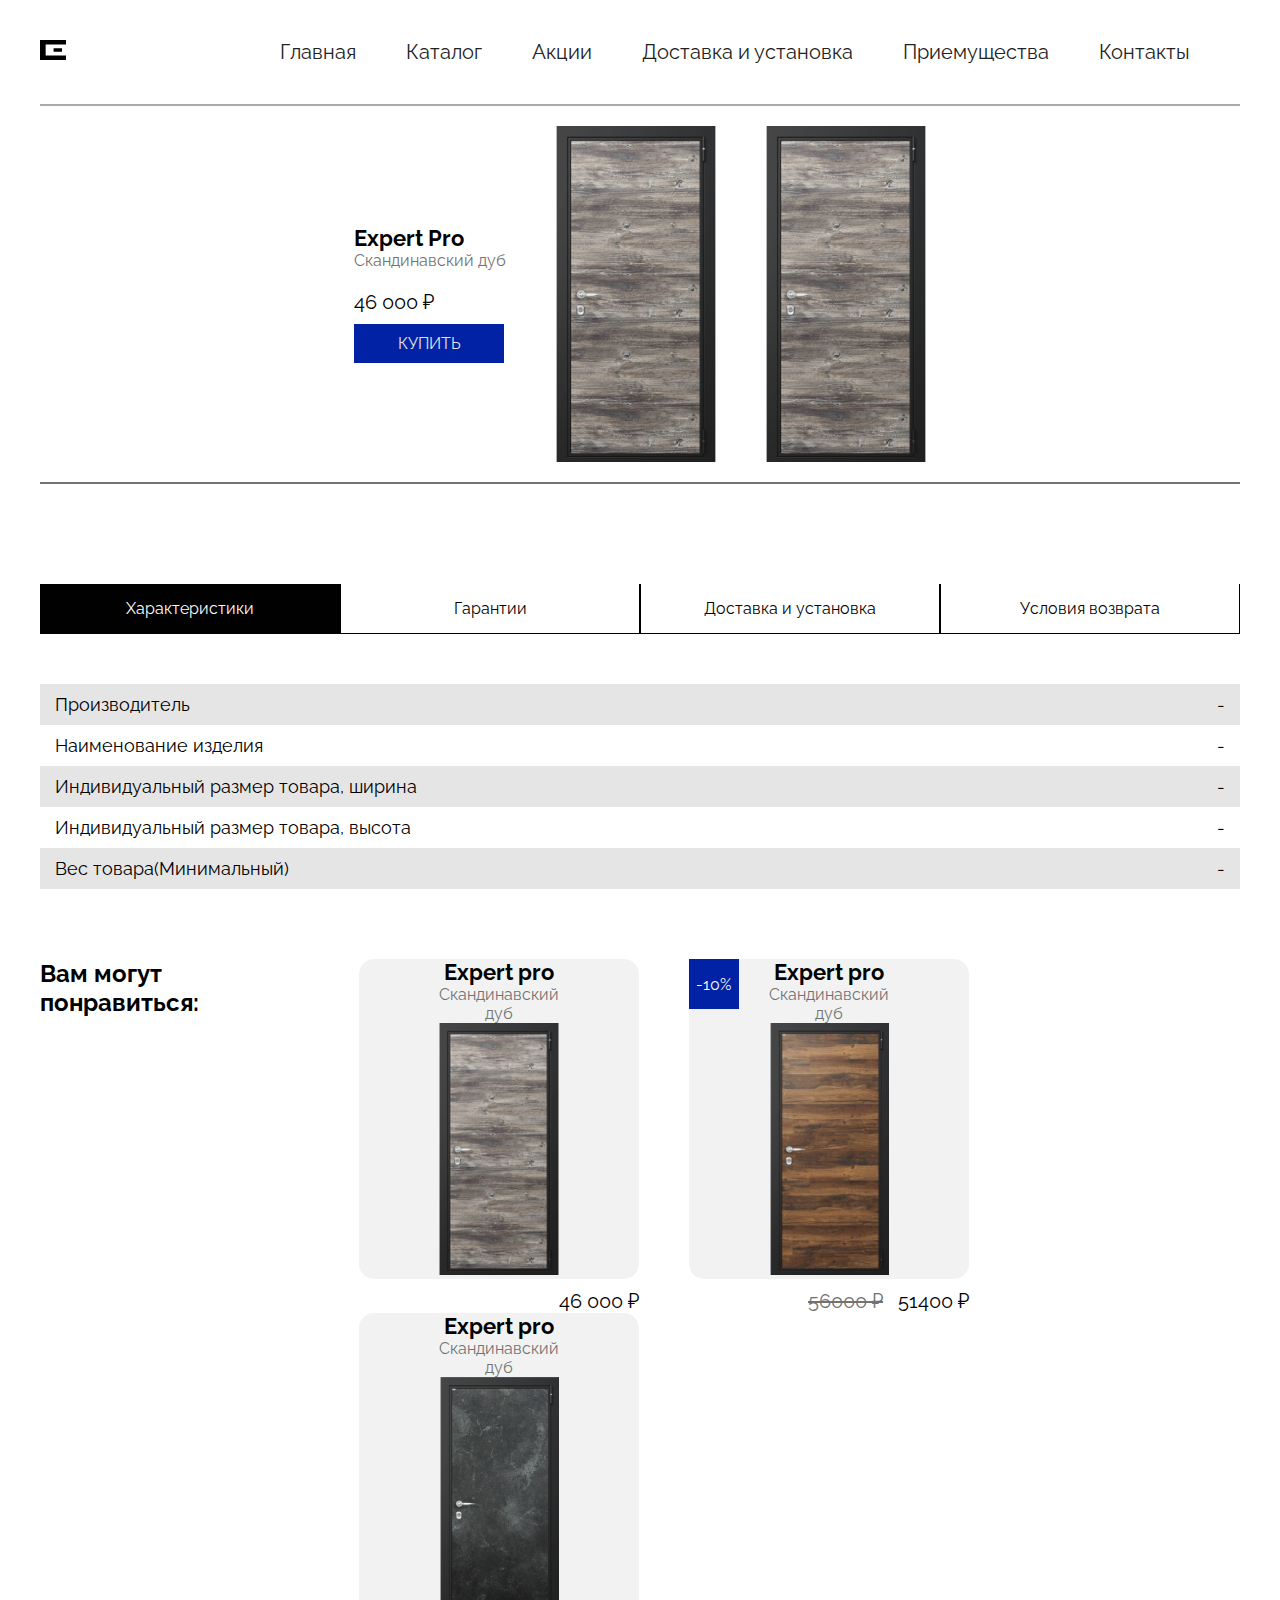
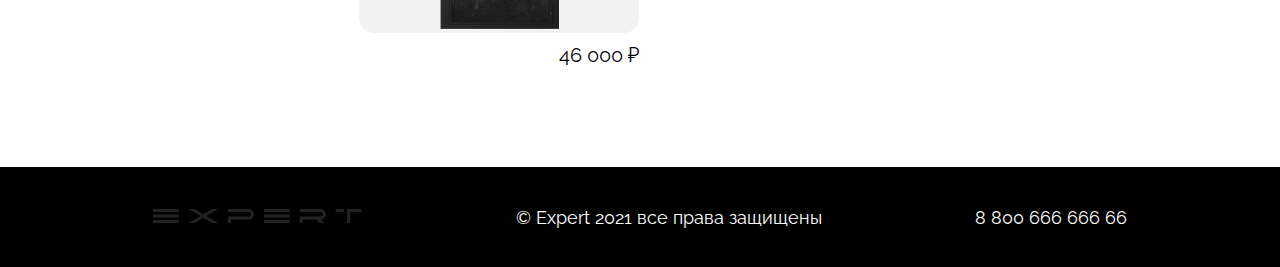
<file: pages/product.html>
<!DOCTYPE html>
<html lang="en">

<head>
    <meta charset="UTF-8">
    <meta http-equiv="X-UA-Compatible" content="IE=edge">
    <meta name="viewport" content="width=device-width, initial-scale=1.0">
    <link rel="shortcut icon" href="../img/Union.svg" type="image/x-icon">
    <title>Expert</title>
    <link rel="stylesheet" href="../css/all.min.css">
    <link rel="stylesheet" href="../css/main.css">
    <link rel="stylesheet" href="../css/media.css">
    <script src="../js/jQuery.js"></script>
</head>

<body>
    <header class="page__header">
        <div class="container">
            <div class="header__nav delivery__nav">
                <div class="header__SmallLogo">
                    <img src="../img/Union.svg" alt="">
                </div>
                <ul class="header__list">
                    <li class="header__item">
                        <a href="../index.html" class="header__link delivery__link">Главная</a>
                    </li>
                    <li class="header__item">
                        <a href="catalog.html" class="header__link delivery__link">Каталог</a>
                    </li>
                    <li class="header__item">
                        <a href="catalog.html#discount" class="header__link delivery__link">Акции</a>
                    </li>
                    <li class="header__item">
                        <a href="delivery.html" class="header__link delivery__link">Доставка и установка</a>
                    </li>
                    <li class="header__item">
                        <a href="../index.html#features" class="header__link delivery__link">Приемущества</a>
                    </li>
                    <li class="header__item">
                        <a href="../index.html#contact" class="header__link delivery__link">Контакты</a>
                    </li>
                    <li class="header__item">
                        <a href="product.html" class="header__link exit">Выход</a>
                    </li>
                </ul>    
                <span class="header__menu header__menu-black"></span>
            </div>
        </div>
    </header>
    <main>
        <section class="productSale">
            <div class="container">
                <div class="productSale__desc">
                    <h2 class="productSale__title shop__name">Expert Pro</h2>
                    <span class="productSale__txt shop__product">Скандинавский дуб</span>
                    <span class="productSale__price shop__card-price">46 000 ₽</span>
                    <a href="#!" class="productSale__buy buy__btn">КУПИТЬ</a>
                </div>
                <div class="productSale-img">
                    <img src="../img/whiteDoor.png" alt="">
                </div>
                <div class="productSale-img">
                    <img src="../img/whiteDoor.png" alt="">
                </div>
            </div>            
        </section>
        <div class="buy">
            <div class="buy__menu">
                <h2 class="buy__menu-title">
                    Наш менеджер перезвонит вам в течение короткого времени, подберет лучший вариант и ответит на любые вопросы 
                </h2>
                <section class="contact buy__contact" id="contact">
                    <div class="container">
                        <div class="contact__info buy__info">
                            <input type="text" class="contact__input buy__input" placeholder="Телефон">
                            <span class="">Нажимая на кнопку отпраить вы соглашаетесь с условиями обработки персональных данных</span>
                        </div>
                        <button class="contact__button buy__button">Отправить</button>
                    </div>
                </section>
            </div>
        </div>
        <section class="productInfo">
            <div class="container">
                <ul class="productInfo__list">
                    <li class="productInfo__item">
                        <a href="#!" class="productInfo__link active boxInfo-desc">Характеристики</a>
                    </li>
                    <li class="productInfo__item">
                        <a href="#!" class="productInfo__link boxInfo-guarantee">Гарантии</a>
                    </li>
                    <li class="productInfo__item">
                        <a href="#!" class="productInfo__link boxInfo-delivery">Доставка и установка</a>
                    </li>
                    <li class="productInfo__item">
                        <a href="#!" class="productInfo__link boxInfo-back">Условия возврата</a>
                    </li>
                </ul>
                <div class="productInfo__boxes">
                    <div class="productInfo__box container productInfo-desc">
                        <div class="boxInfo grey">
                            <span>Производитель</span>
                            <span>-</span>
                        </div>
                        <div class="boxInfo">
                            <span>Наименование изделия</span>
                            <span>-</span>
                        </div>
                        <div class="boxInfo grey">
                            <span>Индивидуальный размер товара, ширина</span>
                            <span>-</span>
                        </div>
                        <div class="boxInfo">
                            <span>Индивидуальный размер товара, высота</span>
                            <span>-</span>
                        </div>
                        <div class="boxInfo grey">
                            <span>Вес товара(Минимальный)</span>
                            <span>-</span>
                        </div>
                    </div>
                    <div class="productInfo__box container productInfo-guarantee">
                        <h2 class="productInfo-guarantee-title">
                            Важнейшим условием действия гарантии на металлические двери производства Expert является их установка специально обученными бригадами мастеров.
                        </h2>
                        <p class="productInfo-guarantee-txt">
                            В этом случае дверь будет служить долго и обеспечит надежную защиту вам и вашим близким.
                        </p>
                        <p class="productInfo-guarantee-title2">
                            Сроки действия гарантии Expert:
                        </p>
                        <span class="productInfo-guarantee-txt2">
                            На само изделие (основная конструкция двери: металлозаготовка полотна и петли короба) – гарантия 1 год с даты изготовления.
                        </span>
                        <span class="productInfo-guarantee-txt2">
                            Гарантийный срок на запирающие устройства кроме цилиндрового механизма в цилиндровом замке, при соблюдении указаний по эксплуатации и уходу – 7 лет с даты изготовления.
                        </span>
                        <span class="productInfo-guarantee-txt2">
                            На цилиндровый механизм и комплектующие (глазки, ручки, задвижки, уплотнитель, накладки на замки и ручки) – 1 год или в соответствии с гарантией производителя комплектующий частей.
                        </span>
                        
                    </div>
                    <div class="productInfo__box container productInfo-delivery">
                        <section class="delivery2">
                            <div class="container">
                                <div class="delivery__content">
                                    <h2 class="delivery__content-title">
                                        В стоимость продукции от завода "Expert" входит доставка и установка до вашего места (не далее 30км от МКАД).
                                    </h2>
                                    <p class="delivery__content-txt">
                                        Доставка осуществляется на специализированном транспорте, водителями, прошедшими специальную подготовку.
                                    </p>
                                    <p class="delivery__content-txt2">
                                        Если место установки расположено далее 30-ти км от МКАД, то стоимость доставки расчитывается по специальному тарифу.
                                    </p>
                                    <span class="delivery__content-km">
                                        1км / 25₽
                                    </span>
                                    <span class="delivery__content-span">
                                        Бесплатная доставка распространяется при установки входных дверей!
                                    </span>
                                </div>
                            </div>
                        </section>
                    </div>
                    <div class="productInfo__box container productInfo-back">
                        <div class="productInfo-back-desc">
                            <h2 class="productInfo-back-title">
                                Вы можете оформить возврат двери Expert в следующих случаях:
                            </h2>
                            <ul class="productInfo-back__list">
                                <li class="productInfo-back__item">
                                    <span class="productInfo-back__link">Дверь ненадлежащего качества и имеет неустранимые дефекты</span>
                                </li>
                                <li class="productInfo-back__item">
                                    <span class="productInfo-back__link">Возможно возвращение затраченных на покупку средств или замена двери на новую.</span>
                                </li>
                                <li class="productInfo-back__item">
                                    <span class="productInfo-back__link">Вы также можете вернуть средства или заменить дверь на соответствующую всем параметрам, указанным в договоре.</span>
                                </li>
                                <li class="productInfo-back__item">
                                    <span class="productInfo-back__link">Вернуть дверь ненадлежащего качества или комплектации можно в течение гарантийного срока, который указан в “Руководстве по эксплуатации”.</span>
                                </li>
                                <li class="productInfo-back__item">
                                    <span class="productInfo-back__link">Дверь надлежащего качества подлежит возврату в течение 14 дней после покупки</span>
                                </li>
                                <li class="productInfo-back__item">
                                    <span class="productInfo-back__link">Вернуть дверь надлежащего качество можно только, если дверь не была в эксплуатации и не установлена в проем.</span>
                                </li>
                            </ul>
                        </div>
                        <div class="productInfo-back-desc">
                            <h2 class="productInfo-back-title">
                                Как оформить возврат входной двери Expert?
                            </h2>
                            <ul class="productInfo-back__list">
                                <li class="productInfo-back__item">
                                    <span class="productInfo-back__link">Для получения подробной информации обращайтесь по телефону горячей линии 8 (800) 600-60-60.</span>
                                </li>
                            </ul>
                        </div>
                    </div>
                </div>
            </div>
        </section>
        <section class="shop">
            <div class="container">
                <h2 class="shop__title">Вам могут понравиться:</h2>
                <div class="shop__cards">
                    <a href="product.html" class="shop__card">
                        <div class="shop__card-box">
                            <span class="shop__name">Expert pro</span>
                            <span class="shop__product">Скандинавский дуб</span>
                            <div class="shop__card-img">
                                <img src="../img/whiteDoor.png" alt="">
                            </div>
                        </div>
                        <span class="shop__card-price">46 000 ₽</span>
                    </a>
                    <a href="discountProduct.html" class="shop__card">
                        <div class="shop__card-box">
                            <span class="shop__name">Expert pro</span>
                            <span class="shop__product">Скандинавский дуб</span>
                            <span class="discount__span">-10%</span>
                            <div class="shop__card-img">
                                <img src="../img/orangeDoor.png" alt="">
                            </div>
                        </div>
                        <div class="shop__discount">
                            <span class="shop__card-price discount__price">56000 ₽</span>
                            <span class="shop__card-price">51400 ₽</span>
                        </div>
                    </a>
                    <a href="#!" class="shop__card">
                        <div class="shop__card-box">
                            <span class="shop__name">Expert pro</span>
                            <span class="shop__product">Скандинавский дуб</span>
                            <div class="shop__card-img">
                                <img src="../img/blackDoor.png" alt="">
                            </div>
                        </div>
                        <span class="shop__card-price">46 000 ₽</span>
                    </a>
                </div>
            </div>
        </section>
    </main>

    <footer>
        <div class="footer__logo">
            <img src="../img/smallLogo.png" alt="">
        </div>
        <span class="footer__span">&copy; Expert 2021 все права защищены</span>
        <a class="footer__span" href="tel:+8 800 666 666 66">8 800 666 666 66</a>
    </footer>

    <script src="../js/main.js"></script>
</body>

</html>
</file>
<file: css/main.css>
@import 'font.css';

* {
    margin: 0;
    padding: 0;
    box-sizing: border-box;
    font-family: "Raleway";
    scroll-behavior: smooth;
}

/* 
body {
    background-size: cover;
} */

ul {
    list-style: none;
}

a {
    text-decoration: none;
}

.container {
    max-width: 1200px;
    width: 100%;
    margin: 0 auto;
}

.title {
    color: #010101;
    font-size: 26px;
    letter-spacing: 2%;
    line-height: 28, 8px;
}

.txt {
    color: #222;
    letter-spacing: 2%;
    font-size: 20px;
}

/* header start */

.main__header {
    position: relative;
    width: 100%;
}

.header__nav {
    display: flex;
    align-items: center;
    justify-content: center;
}

.header__list {
    display: flex;
    justify-content: center;
    align-items: center;
    column-gap: 50px;
    padding: 40px 0;
}

.header__link {
    color: #C7C7C7;
    letter-spacing: 2%;
    transition: .5s;
    font-size: 20px;
}

.header__link:hover {
    color: #fff;
}

.header__logo {
    position: absolute;
    top: 50%;
    left: 50%;
    transform: translate(-50%, -50%);
}

.header__menu {
    display: none;
}

.exit {
    display: none;
}

/* header end */

/* feature start */

.feature {
    padding-top: 100px;
}

.firstFeature {
    display: flex;
    justify-content: space-between;
}

.firstFeature__title {
    max-width: 404px;
    width: 100%;
    margin-bottom: 10px;
}

.firstFeature__txt {
    max-width: 460px;
    width: 100%;
}

.firstFeature__img {
    max-width: 700px;
    max-height: 500px;
    overflow: hidden;
}

.feature__img {
    width: 100%;
    height: 100%;
    object-fit: cover;
}

.secondFeature__title {
    max-width: 411px;
    width: 100%;
    margin-bottom: 10px;
}

.secondFeature__txt {
    max-width: 485px;
    width: 100%;
    margin-bottom: 30px;
}

.secondFeature__img {
    max-width: 500px;
    max-height: 700px;
    overflow: hidden;
}

.secondFeature__img img {
    width: 100%;
    height: 100%;
    object-fit: cover;
}

.thirdFeature {
    display: flex;
    flex-direction: column;
    align-items: end;
}

.thirdFeature__title {
    max-width: 449px;
    width: 100%;
    margin-bottom: 10px;
}

.thirdFeature__txt {
    max-width: 547px;
    width: 100%;
    margin-bottom: 30px;
}

.thirdFeature__img {
    max-width: 700px;
    max-height: 500px;
    overflow: hidden;
}

/* feature end */
/* expert start */

.expert__banner {
    margin: 100px auto;
}

.expert__banner-image {
    width: 100%;
    height: 100%;
    object-fit: cover;
}

/* expert end */

/* safe start */

.safe__info,
.safe__content {
    display: flex;
    justify-content: space-between;
    align-items: center;
    margin-bottom: 100px;
}

.safe__info-title {
    max-width: 500px;
    width: 100%;
}

.safe__info-txt {
    max-width: 495px;
    width: 100%;
    font-size: 18px;
}

.safe__content-info {
    text-align: center;
}

.safe__content-title {
    font-size: 28px;
    color: #010101;
    margin-bottom: 30px;
}

.safe__content-txt {
    max-width: 420px;
    width: 100%;
    text-align: justify;
}

.firstSafe__border,
.secondSafe__border {
    background: #f2f2f2;
}

.firstSafe__border {
    padding: 120px 170px;
}

.secondSafe__border {
    padding: 30px 220px;
}

/* safe end */
/* contact start */

.contact {
    display: flex;
    justify-content: center;
    padding: 100px 0;
}

.contact__title {
    font-size: 22px;
    margin-bottom: 10px;
}

.contact .container {
    display: flex;
    justify-content: center;
}

.contact__info {
    display: flex;
    flex-direction: column;
}

.firstInfo__span {
    margin-bottom: 30px;
    font-size: 16px;
    color: #383838;
}

.contact__input {
    max-width: 500px;
    width: 100%;
    border: none;
    border-bottom: 1px solid #010101;
    padding-bottom: 8px;
    margin-bottom: 10px;
    font-size: 18px;
}

.contact__button {
    width: 150px;
    height: 150px;
    font-size: 14px;
    color: #fefefe;
    background: #0222A5;
    display: flex;
    justify-content: center;
    align-items: center;
    border-radius: 50%;
    margin-left: 15px;
}

/* contact end */
/* footer__start */

footer {
    min-height: 100px;
    background: #010101;
    display: flex;
    align-items: center;
    justify-content: space-evenly;
}

.footer__span {
    color: #fefefe;
    font-size: 18px;
}

/* footer__ end */

/* delivery start */

.delivery {
    position: relative;
    padding: 150px 0;
    width: 100%;
    min-height: 500px;
    background: #010101;
    margin-bottom: 100px;
}

.delivery__nav {
    justify-content: space-between;
}

.delivery__link {
    color: #222;
}

.delivery__link:hover {
    color: rgb(131, 62, 62);
}

.delivery__info {
    display: flex;
    flex-direction: column;
    justify-content: center
}

.delivery__info-title {
    font-size: 24px;
    max-width: 586px;
    width: 100%;
    color: #fefefe;
    margin-bottom: 20px;
}

.delivery__info-txt {
    font-size: 20px;
    max-width: 400px;
    width: 100%;
    color: #727272;
    margin-bottom: 40px;
}

.delivery__info-btn {
    font-size: 22px;
    color: #fefefe;
    display: flex;
    align-items: center;
    column-gap: 10px;
}

.delivery__img {
    position: absolute;
    top: 0;
    right: 0;
}

.delivery__content {
    margin-bottom: 100px;
    display: flex;
    flex-direction: column;
}

.delivery__content-title {
    max-width: 660px;
    width: 100%;
    font-size: 24px;
    color: #010101;
    margin-bottom: 20px;
}

.delivery__content-txt {
    max-width: 522px;
    width: 100%;
    color: #010101;
    margin-bottom: 30px;
    padding: 10px 0;
    border-top: 1px solid #e5e5e5;
    border-bottom: 1px solid #e5e5e5;
    font-size: 20px;
}

.delivery__content-txt2 {
    max-width: 490px;
    width: 100%;
    color: #212121;
    margin-bottom: 10px;
    font-size: 20px;
}

.delivery__content-km {
    max-width: 470px;
    min-height: 40px;
    width: 100%;
    height: 100%;
    display: flex;
    align-items: center;
    justify-content: center;
    font-size: 14px;
    color: #010101;
    background: #e6e6e6;
    margin-bottom: 20px;
    font-size: 18px;
}

.delivery__content-span {
    font-size: 14px;
    color: #0222A5;
    letter-spacing: 2%;
}

/* delivery end */

/* catalogs start */

.catalogs .container {
    margin: 50px auto;
    display: flex;
    justify-content: space-between;
}

.catalog__title {
    font-size: 22px;
    margin-bottom: 15px;
}

.catalog__item {
    margin-bottom: 10px;
}

.catalog__link {
    color: #727272;
    transition: .4s;
    font-size: 18px;
}

.catalog__link:hover {
    color: #222;
}

.shop .container {
    display: flex;
    margin-bottom: 100px;
    justify-content: space-between;
    row-gap: 30px;
    column-gap: 50px;
}

.shop__cards {
    display: flex;
    flex-flow: wrap;
    justify-content: none;
    column-gap: 50px;
}

.shop__card-box {
    max-width: 280px;
    width: 100%;
    min-height: 300px;
    background: #f2f2f2;
    text-align: center;
    padding: 0 80px;
    margin-bottom: 10px;
    position: relative;
    border-radius: 15px;
}

.shop__name {
    font-weight: 600;
    font-size: 22px;
    color: #010101;
}

.shop__product {
    margin-bottom: 20px;
    color: #727272;
}

.shop__card-price {
    display: flex;
    justify-content: flex-end;
    color: #010101;
    font-size: 20px;
}

.shop__discount {
    display: flex;
    column-gap: 15px;
    justify-content: flex-end;
}

.discount__price {
    text-decoration: line-through;
    color: #727272;
}

.discount__span {
    position: absolute;
    top: 0;
    left: 0;
    width: 50px;
    height: 50px;
    color: #fefefe;
    background: #0222A5;
    display: flex;
    align-items: center;
    justify-content: center;
}

/* catalogs end */
/* desc start */

.desc {
    margin-bottom: 50px;
}

.desc__boxes {
    display: flex;
    row-gap: 30px;
    flex-direction: column;
}

.desc__box {
    padding: 10px;
    max-width: 200px;
    width: 100%;
    border: 1px solid #C7C7C7;
}

.desc__form {
    display: flex;
    flex-direction: column;
}

.desc__span {
    display: flex;
    align-items: center;
    justify-content: space-between;
}

.desc__form-input {
    margin: 10px 0;
}

#price,
#material,
#color {
    margin-top: 20px;
}

/* desc end */

/* product Start */

.productSale .container {
    border-top: 2px solid #ada7a7;
    border-bottom: 2px solid #727272;
    padding: 20px 0;
    display: flex;
    align-items: center;
    justify-content: center;
    column-gap: 50px;
    margin-bottom: 100px;
}

.productSale__price {
    justify-content: left;
    margin-bottom: 10px;
}

.productSale__desc {
    display: flex;
    flex-direction: column;
}

.discount__price-econom {
    padding: 10px;
    background: #D62D30;
    font-size: 18px;
    color: #fff;
    display: flex; 
    align-items: center;
    justify-content: center;
}

.discount__price-deadline {
    font-size: 14px;
    margin-bottom: 25px;
    color: #727272;
}

.productSale-img,
.shop__card-img {
    max-width: 160px;
    max-height: 336px;
    overflow: hidden;
}

.productSale-img img,
.shop__card-img img {
    width: 100%;
    height: 100%;
    object-fit: cover;
    object-position: center;
}

.productSale__buy {
    padding: 10px;
    color: #e5e5e5;
    background: #0222A5;
    max-width: 150px;
    width: 100%;
    display: flex;
    align-items: center;
    justify-content: center;
}

.productInfo__list {
    display: grid;
    grid-template-columns: repeat(4, 25%);
    margin-bottom: 50px;
}

.productInfo__link {
    display: flex;
    align-items: center;
    justify-content: center;
    border: 1px solid #010101;
    border-top: none;
    min-height: 50px;
    color: #010101;
}

.productInfo__link.active {
    background: #010101;
    color: #fefefe;
}

.boxInfo {
    padding: 10px 15px;
    width: 100%;
    display: flex;
    align-items: center;
    justify-content: space-between;
    font-size: 18px;
}

.boxInfo.grey {
    background: #e5e5e5;
}

.productInfo__boxes {
    margin-bottom: 70px;
}

.productInfo-guarantee {
    display: flex;
    flex-direction: column;
}

.productInfo-guarantee-title {
    font-size: 24px;
    color: #010101;
    margin-bottom: 10px;
    max-width: 750px;
    width: 100%;
}

.productInfo-guarantee-txt {
    font-size: 20px;
    color: #424242;
    max-width: 500px;
    width: 100%;
    margin-bottom: 50px;
}

.productInfo-guarantee-title2 {
    color: #0222A5;
    font-size: 20px;
    margin-bottom: 22px;
}

.productInfo-guarantee-txt2 {
    max-width: 520px;
    width: 100%;
    color: #010101;
    margin-bottom: 30px;
    font-size: 18px;
}

.productInfo-back-desc {
    display: flex;
    justify-content: space-between;
    margin-bottom: 20px;
}

.productInfo-back-title {
    font-size: 22px;
    max-width: 450px;
    width: 100%;
    color: #0222A5;
}
.productInfo-back__list {
    max-width: 600px;
    width: 100%;
}

.productInfo-back__item {
    border-bottom: 1px solid #C7C7C7;
    padding-bottom: 10px;
    margin-bottom: 10px;
}

.productInfo-back__link {
    color: #222;
    font-size: 18px;
}

/* product end */

/* buy start */
.buy {
    position: fixed;
    width: 100%;
    height: 100%;
    top: 0;
    left: 0;
    display: none;
    align-items: center;
    justify-content: center;
    width: 100%;
    height: 100%;
    backdrop-filter: blur(3px);
}

.buy__menu { 
    background: #FAFAFA;
    padding: 60px 100px;
}

.buy__menu-title {
    color: #010101;
    font-size: 22px;
    max-width: 382px;
    width: 100%;
    text-align: center;
    margin: 0 auto 20px;
}

.buy__button {
    max-width: 120px;
    max-height: 120px;
}

.buy__contact {
    border: none;
    padding: unset;
}

.buy__contact .container {
    border: none;
    margin: unset;
}

.buy__input,
.buy__info span {
    max-width: 250px;
}

/* buy end */
</file>
<file: css/media.css>
/* @media (max-width: 1440px) {} */
/* @media (max-width: 1336px) {} */
/* @media (max-width: 1320px) {} */
/* @media (max-width: 1290px) {} */
@media (max-width: 1140px) {

    /* header start */
    .container,
    .expert__banner,
    .header__logo {
        max-width: 1000px;
    }

    .header__logo img {
        width: 100%;
    }

    .header__link {
        font-size: 18px;
    }

    .title {
        font-size: 24px;
    }

    .txt {
        font-size: 18px;
    }

    /* header end */

    /* feature start */

    .firstFeature__img {
        max-width: 540px;
    }

    .firstFeature__title,
    .firstFeature__txt {
        max-width: 410px;
    }

    .thirdFeature__img {
        max-width: 550px;
    }

    .secondSafe__border {
        padding: 30px 175px;
    }

    .safe__content-img {
        max-width: 500px;
    }

    .safe__content-img img {
        width: 100%;
        object-fit: cover;
    }

    .firstSafe__border {
        padding: 70px 170px;
    }

    /* feature end */
    /* shop start */

    .shop__card-box {
        max-width: 320px;
    }

    /* shop end */
}

@media (max-width: 1024px) {
    /* delivery start */

    .delivery__info-title,
    .delivery__info-btn {
        font-size: 21px;
    }

    /* delivery end */
}

@media (max-width: 992px) {
    .container {
        max-width: 950px;
    }

    .shop__card-box {
        max-width: 300px;
    }
}

@media (max-width: 768px) {
    /* header start */

    .container {
        max-width: 700px;
    }

    .header__menu {
        height: 4px;
        width: 50px;
        background: #fff;
        position: relative;
        display: flex;
        margin: 40px 0;
    }

    .delivery {
        padding: 130px 0;
        margin-bottom: 50px;
    }

    .delivery__nav .header__menu::before,
    .delivery__nav .header__menu::after,
    .delivery__nav .header__menu {
        background: #010101;
    }

    .delivery__info-title {
        max-width: 378px;
    }

    .delivery__info-txt {
        max-width: 300px;
    }

    .delivery__img {
        right: -200px;
    }

    .header__menu::before,
    .header__menu::after {
        position: absolute;
        content: '';
        height: 4px;
        width: 50px;
        top: 15px;
        left: 0;
        background: #fff;
    }

    .header__menu::before {
        top: -15px;
    }

    .header__list {
        display: none;
        background: #010101;
    }

    .delivery__nav .header__list {
        background: #fff;
    }

    .exit {
        display: inline-block;
    }

    /* header end */
    /* feature start */

    .firstFeature__img {
        max-width: 430px;
    }

    .secondFeature__title,
    .secondFeature__txt,
    .secondFeature__img {
        max-width: 400px;
    }

    .secondFeature__img {
        max-height: 500px;
    }

    .txt {
        font-size: 16px;
        margin: 0 auto;
    }

    .safe__content {
        flex-direction: column;
        text-align: center;
    }

    .secondFeature__txt {
        margin: unset;
    }

    .safe__content,
    .safe__content-img {
        margin-bottom: 30px;
    }

    .contact__info {
        max-width: 500px;
    }

    .footer__span {
        display: none;
    }

    /* feature end */

    .shop__card-box {
        max-width: 230px;
        text-align: center;
    }
}

/* @media (max-width: 736px) {} */
/* @media (max-width: 734px) {} */
@media (max-width: 684px) {
    .container {
        max-width: 650px;
    }

    .contact__button {
        width: 120px;
        height: 120px;
    }

    .shop__cards {
        flex-flow: wrap;
        justify-content: center;
        column-gap: 50px;
        row-gap: 30px;
    }

    .shop__card-box {
        max-width: 280px;
    }

    .productInfo__link {
        text-align: center;
    }

    .boxInfo {
        font-size: 16px;
    }

    .shop__title {
        margin-bottom: 20px;
    }
}

/* @media (max-width: 667px) {} */
@media (max-width: 576px) {
    .container {
        max-width: 520px;
    }

    .contact__info {
        max-width: 350px;
    }

    .shop__card-box {
        max-width: 320px;
    }

    .catalogs .container {
        justify-content: center;
        flex-flow: wrap;
        column-gap: 20px;
        row-gap: 30px;
    }

    .delivery__img {
        right: -283px;
    }
}

@media (max-width: 414px) {
    .container {
        max-width: 390px;
    }

    .container,
    .expert__banner,
    .header__logo {
        width: 350px;
    }

    .firstSafe__border,
    .secondSafe__border {
        padding: 60px 110px;
    }

    .contact__button {
        width: 80px;
        height: 80px;
    }

    .contact .container {
        align-items: center;
    }

    .delivery__info-title {
        max-width: 350px;
        text-align: center;
    }

    .delivery__info-txt {
        max-width: 340px;
        text-align: center;
    }

    .delivery__info-title,
    .delivery__info-btn {
        font-size: 20px;
        margin: 0 auto;
    }

    .delivery__img {
        display: none;
    }

    .productInfo__list {
        grid-template-columns: repeat(2, 50%);
    }

    .productInfo__link {
        border: 1px solid #010101;
    }

    .productSale .container {
        flex-flow: wrap;
        row-gap: 30px;
        text-align: center;
    }

    .productSale__price {
        justify-content: center;
    }
}

/* @media (max-width: 412px) {} */
@media (max-width: 375px) {
    .container {
        max-width: 340px;
    }

    .firstFeature {
        flex-direction: column;
        text-align: center;
    }

    .safe__info {
        flex-direction: column;
        text-align: center;
        row-gap: 10px;
    }

    .contact__title {
        font-size: 20px;
    }

    .productInfo-back-title {
        font-size: 18px;
    }

    .productInfo-back__link {
        font-size: 16px;
    }
}

/* @media (max-width: 360px) {} */
@media (max-width: 320px) {
    .container {
        max-width: 290px;
    }

    .container,
    .expert__banner,
    .header__logo {
        width: 300px;
    }

    .title,
    .txt {
        text-align: center;
    }

    .shop__card-box {
        max-width: 290px;
    }

    .boxInfo {
        font-size: 14px;
    }
}
</file>
